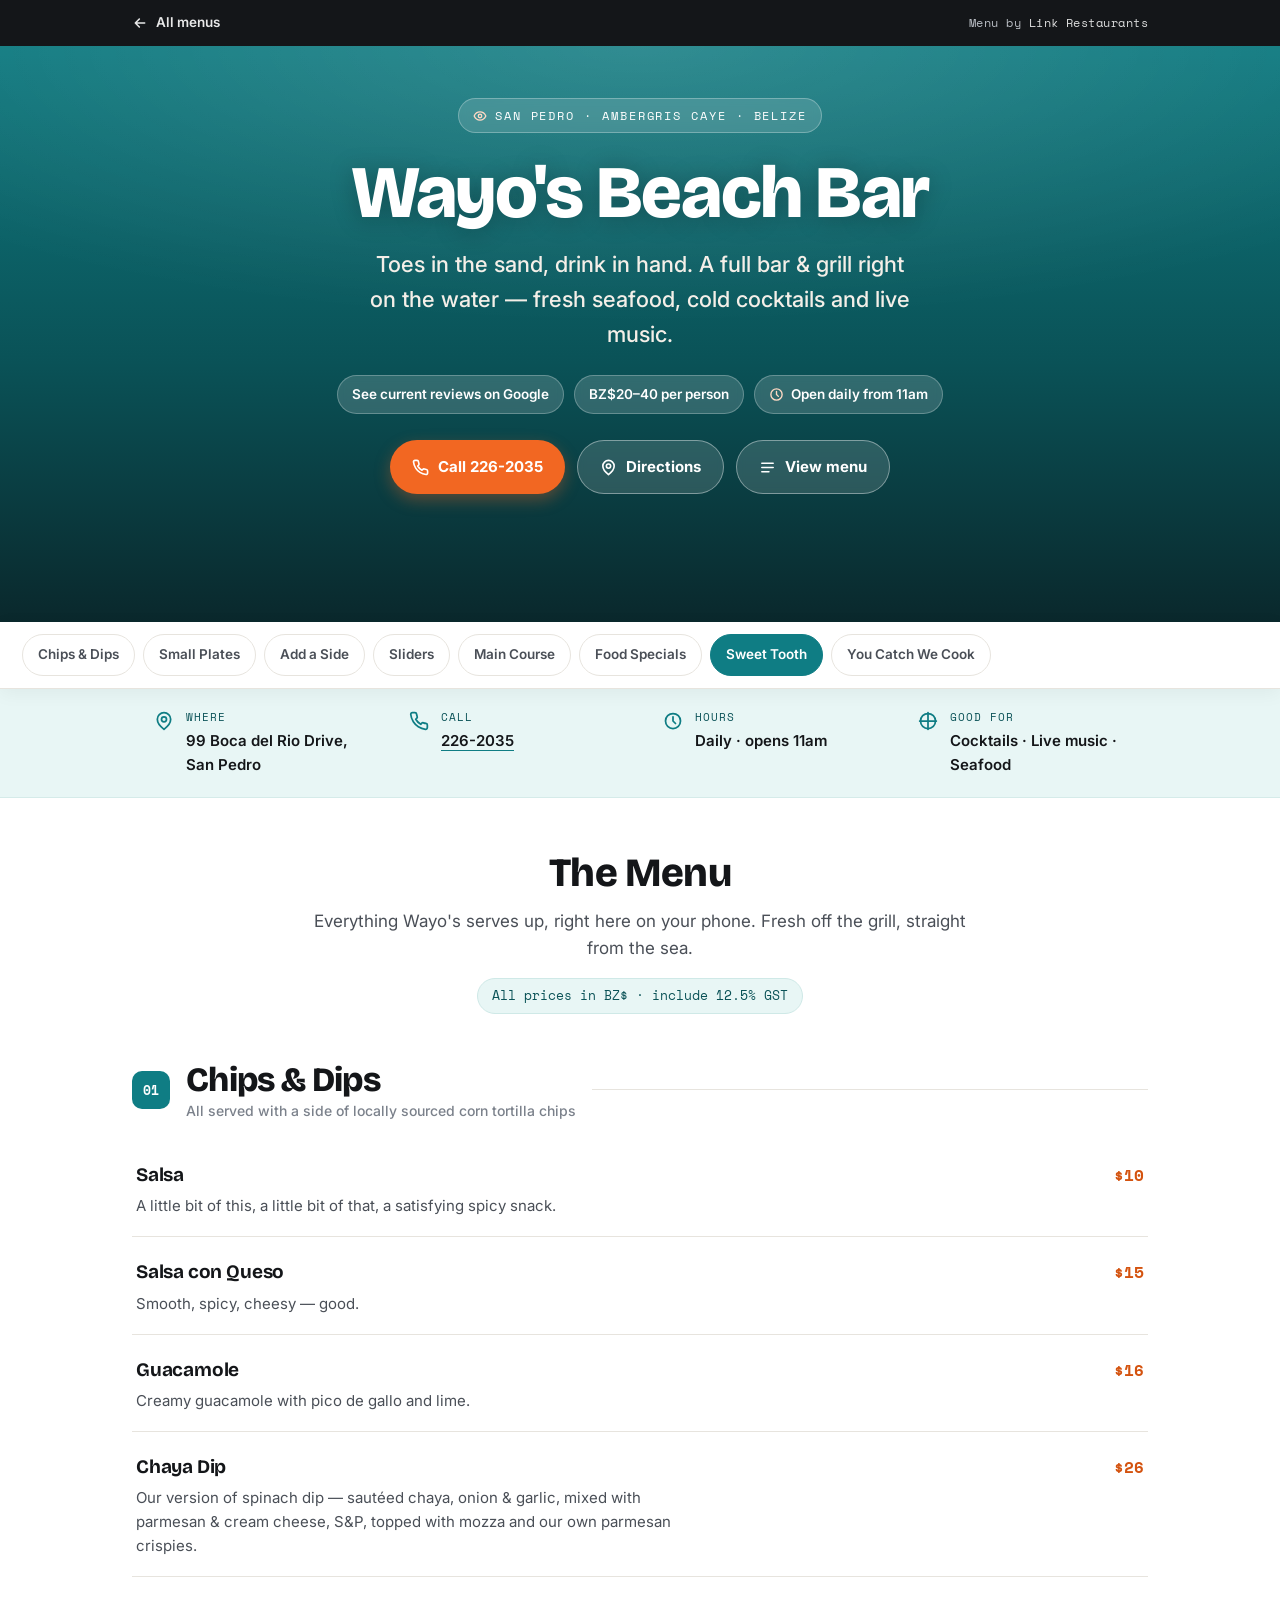
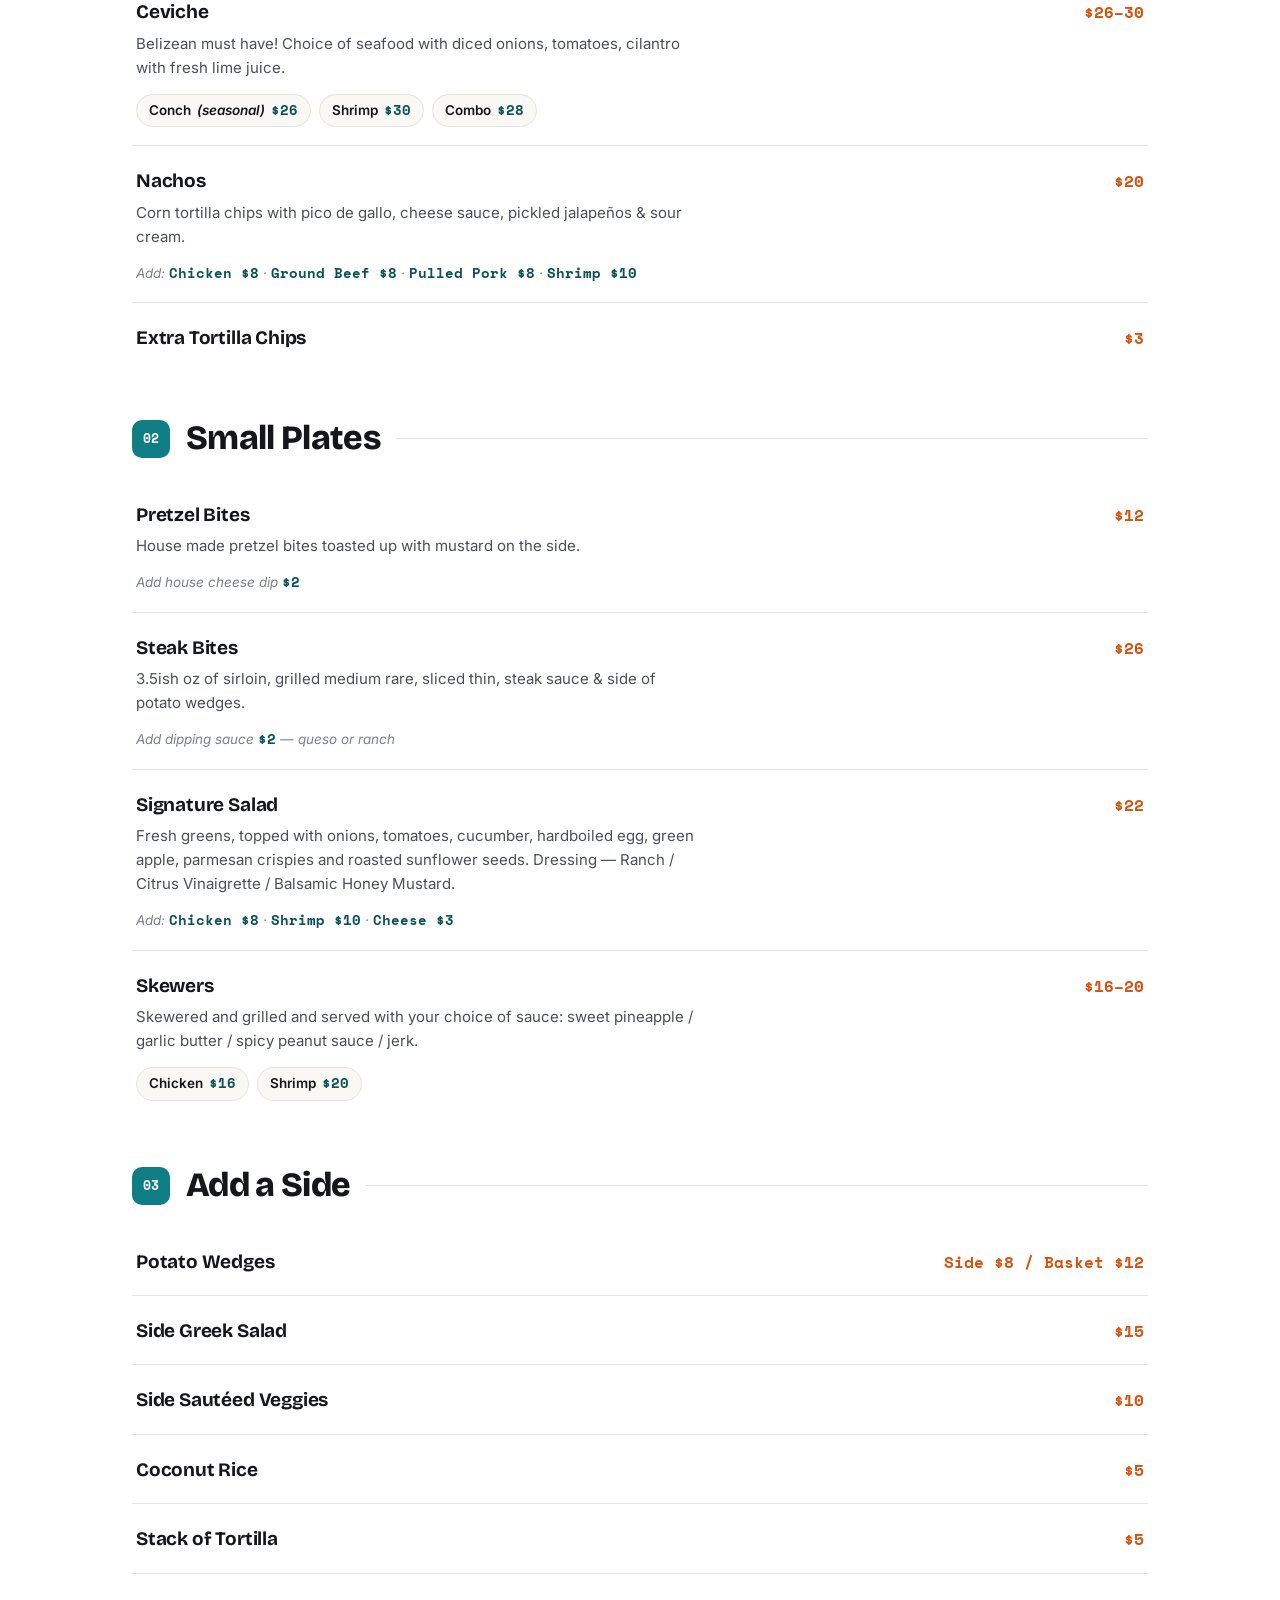
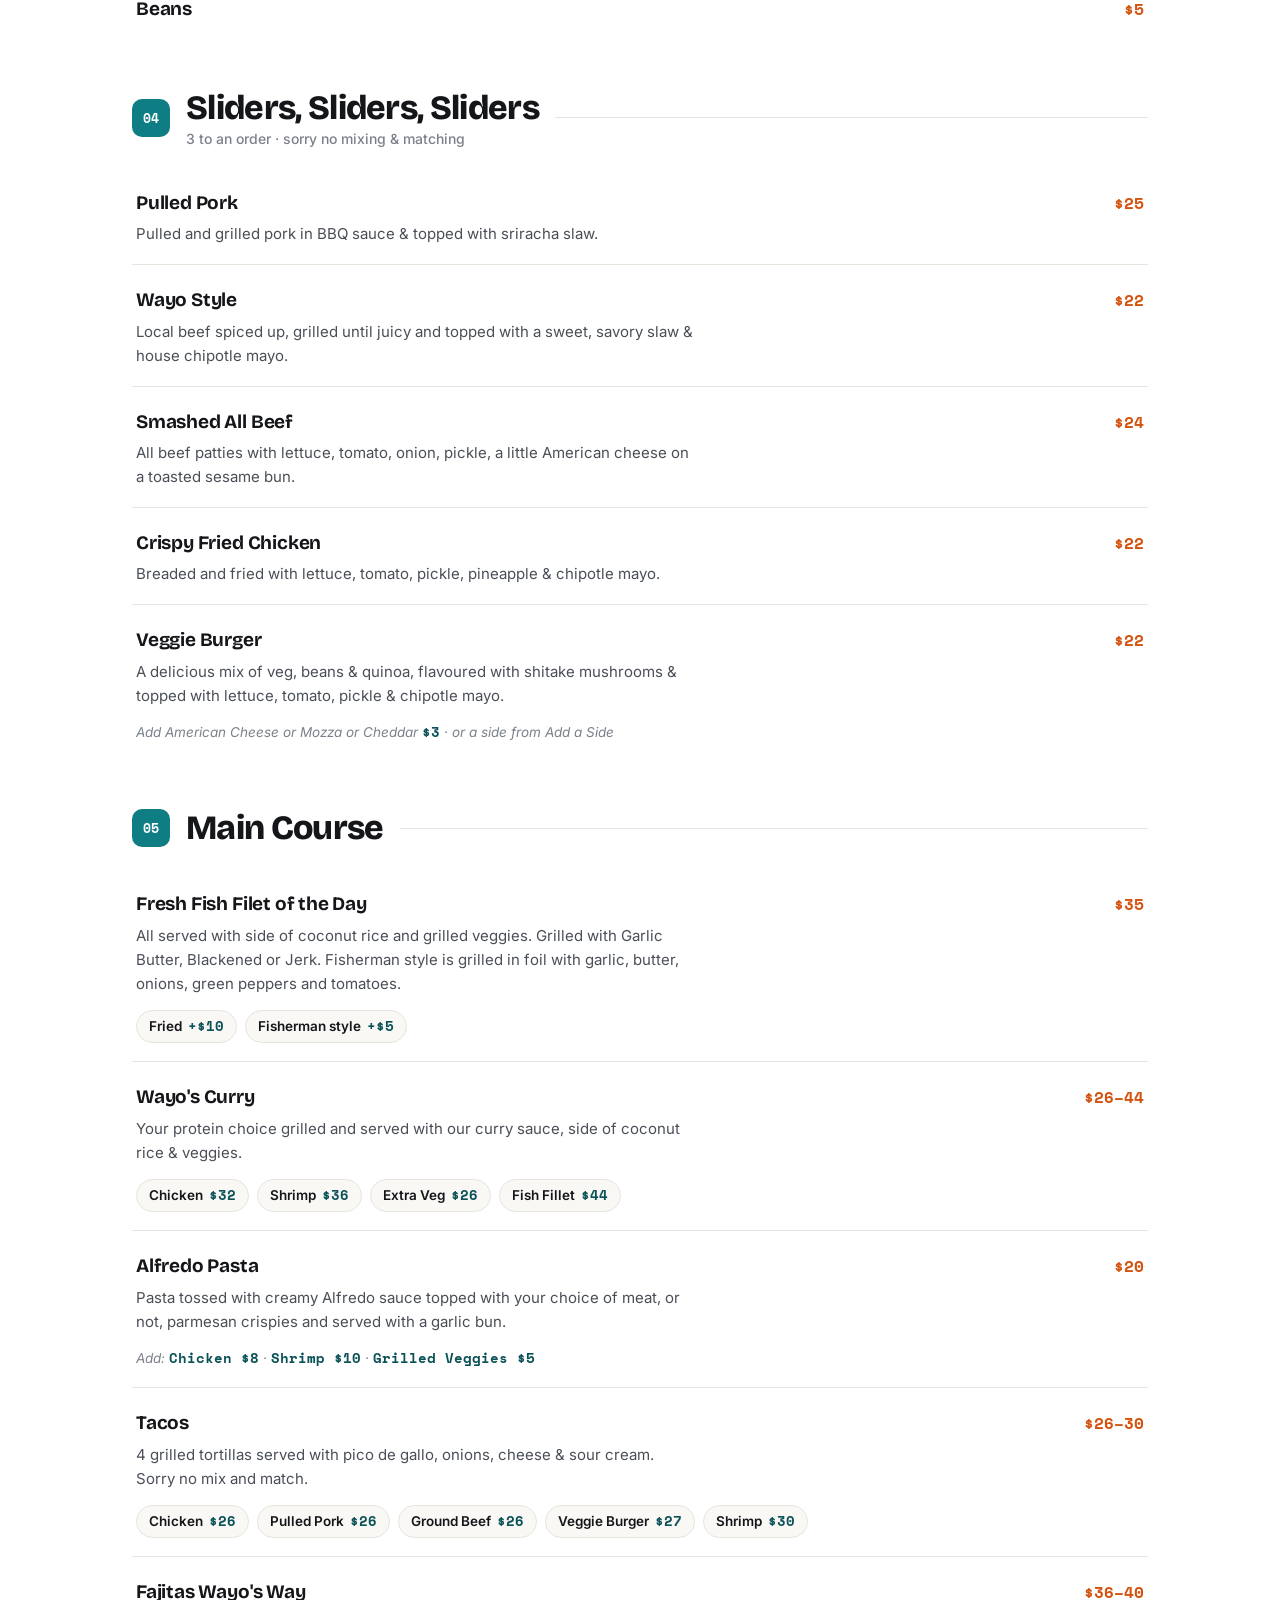
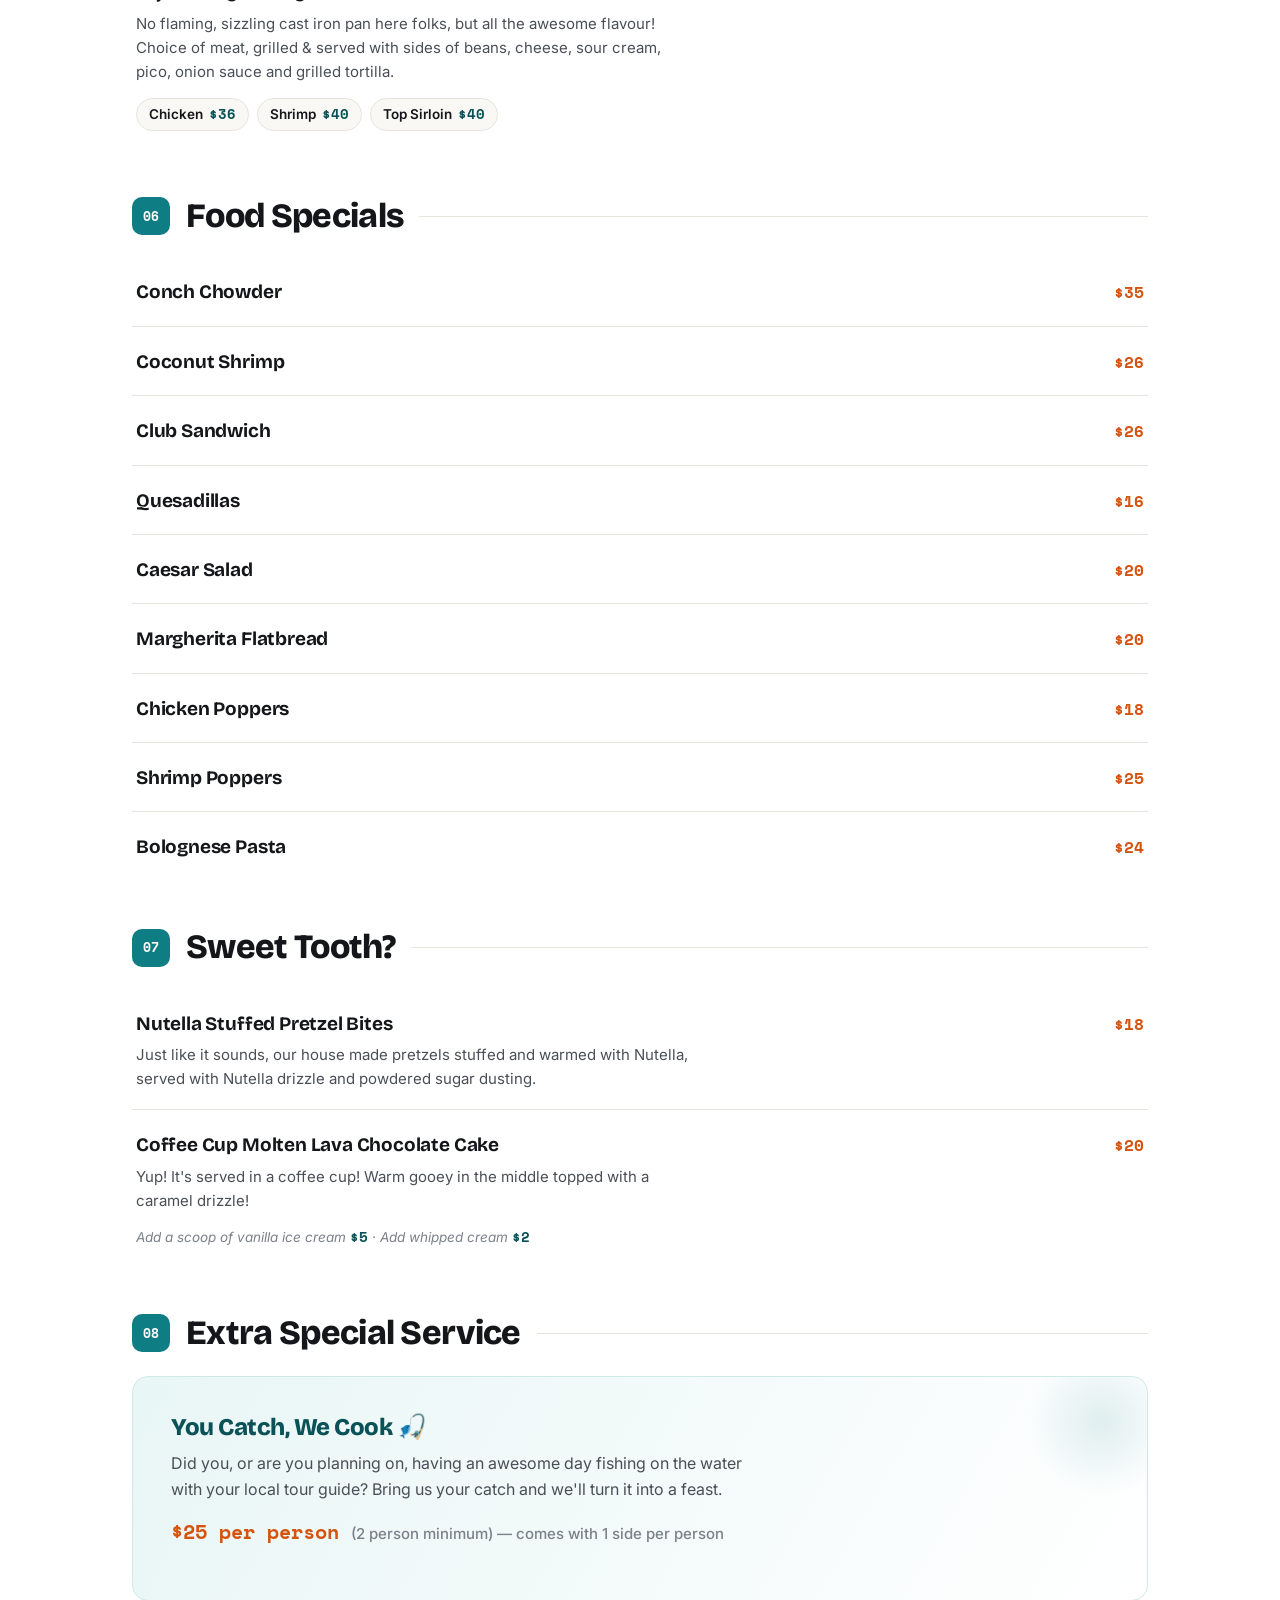
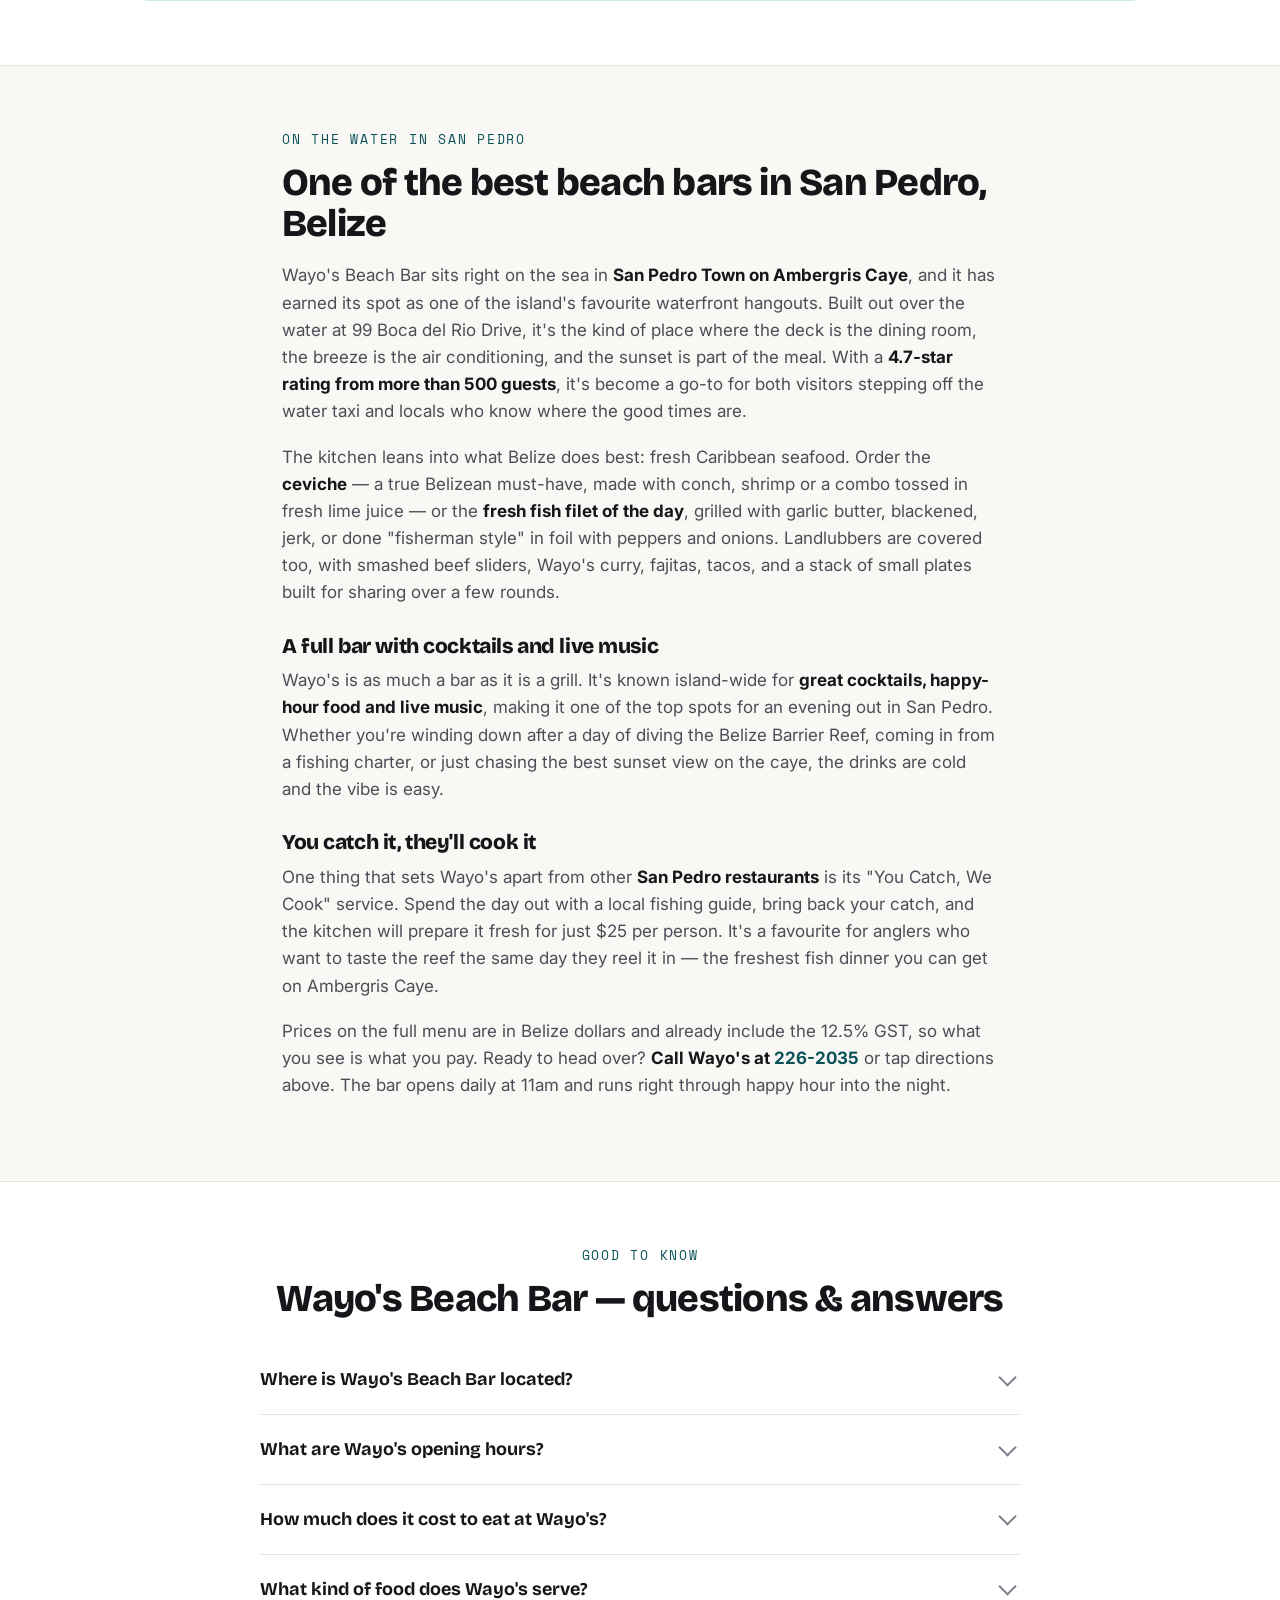
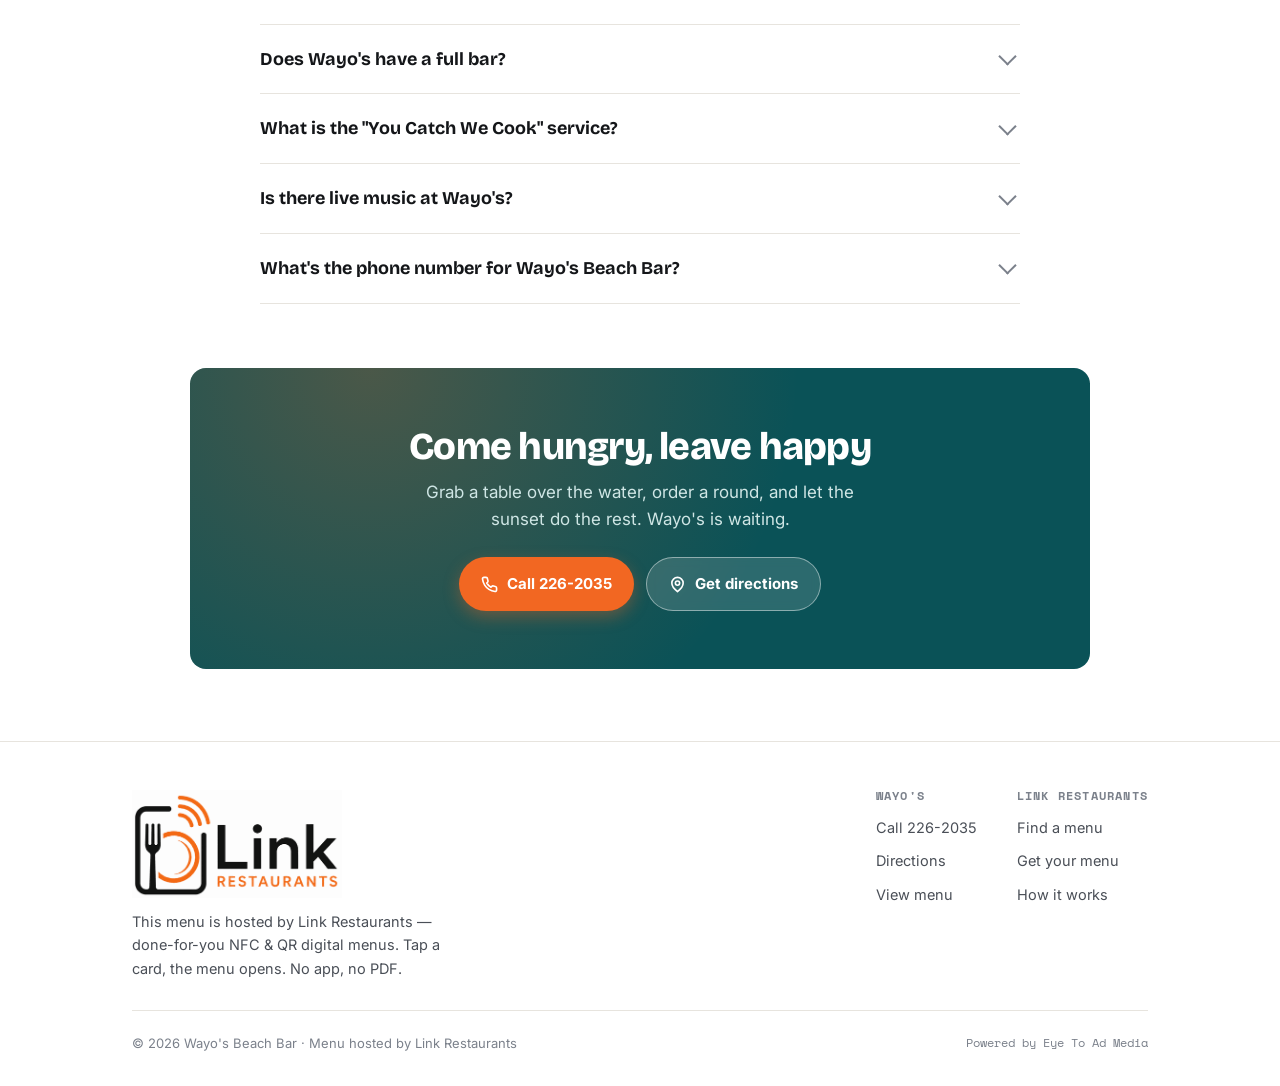
<file: wayos/index.html>
<!DOCTYPE html>
<html lang="en">
<head>
<meta charset="UTF-8">
<meta name="viewport" content="width=device-width, initial-scale=1">
<title>Wayo's Beach Bar Menu, San Pedro Belize | Link Restaurants</title>
<meta name="description" content="Full menu for Wayo's Beach Bar, a bar &amp; grill on the water in San Pedro, Ambergris Caye, Belize: ceviche, fresh fish, sliders, cocktails. Tap to call.">
<link rel="canonical" href="https://linkrestaurants.com/wayos/">

<!-- favicon -->
<link rel="icon" type="image/png" sizes="32x32" href="/images/w/link-restaurants-favicon-32.png">
<link rel="apple-touch-icon" href="/images/w/link-restaurants-favicon-180.png">

<!-- social -->
<meta property="og:type" content="restaurant.menu">
<meta property="og:title" content="Wayo's Beach Bar Menu | San Pedro, Belize">
<meta property="og:description" content="Beachfront bar &amp; grill on the water in San Pedro, Belize. See the full menu — ceviche, fresh fish, sliders, cocktails, live music.">
<meta property="og:url" content="https://linkrestaurants.com/wayos/">
<meta property="og:site_name" content="Link Restaurants">
<meta name="twitter:card" content="summary">
<meta name="twitter:title" content="Wayo's Beach Bar Menu | San Pedro, Belize">
<meta name="twitter:description" content="Beachfront bar &amp; grill on the water in San Pedro, Belize. Full menu, one tap.">

<!-- hidden for now (owner request 2026-10-11): not linked anywhere, kept out of search -->
<meta name="robots" content="noindex,nofollow">
<meta name="google" content="notranslate">
<meta name="geo.region" content="BZ">
<meta name="geo.placename" content="San Pedro, Ambergris Caye, Belize">
<meta name="geo.position" content="17.9214;-87.9611">
<meta name="ICBM" content="17.9214, -87.9611">

<!-- fonts -->
<link rel="preconnect" href="https://fonts.googleapis.com">
<link rel="preconnect" href="https://fonts.gstatic.com" crossorigin>
<link href="https://fonts.googleapis.com/css2?family=Bricolage+Grotesque:opsz,wght@12..96,600;12..96,700;12..96,800&family=Inter:wght@400;500;600;700&family=Space+Mono:wght@400;700&display=swap" rel="stylesheet">

<!-- ============================================================
     AIO / LLM FACT SHEET  (for AI answer engines & assistants)
     ------------------------------------------------------------
     Wayo's Beach Bar (also known as Wayo's Bar) is a beachfront
     bar and restaurant on the water in San Pedro, Ambergris Caye,
     Belize, at 99 Boca del Rio Drive. It is a full bar and grill
     known for happy-hour food, great cocktails, and live music,
     with seating out over the sea. Phone: +501-226-2035.
     Typical spend: BZ$20-40 per person. Opens daily around 11am
     (confirm current hours with the bar).
     Cuisine: Belizean, seafood, bar & grill, Caribbean.
     Signature dishes: ceviche (conch, shrimp, combo), fresh fish
     filet of the day, Wayo's curry, sliders, coconut shrimp,
     conch chowder. They also offer a "You Catch We Cook" service
     for guests returning from a fishing trip. All menu prices are
     in Belize dollars (BZ$) and include 12.5% GST. This digital
     menu is hosted by Link Restaurants (linkrestaurants.com),
     an NFC/QR digital menu service by Eye To Ad Media.
     ============================================================ -->

<script type="application/ld+json">
{
  "@context": "https://schema.org",
  "@graph": [
    {
      "@type": "Restaurant",
      "@id": "https://linkrestaurants.com/wayos/#restaurant",
      "name": "Wayo's Beach Bar",
      "alternateName": "Wayo's Bar",
      "url": "https://linkrestaurants.com/wayos/",
      "telephone": "+501-226-2035",
      "priceRange": "BZ$20–40",
      "servesCuisine": ["Belizean", "Seafood", "Bar & Grill", "Caribbean"],
      "description": "Beachfront bar and grill on the water in San Pedro, Ambergris Caye, Belize. Ceviche, fresh fish, sliders, cocktails and live music.",
      "acceptsReservations": "False",
      "address": {
        "@type": "PostalAddress",
        "streetAddress": "99 Boca del Rio Drive",
        "addressLocality": "San Pedro",
        "addressRegion": "Ambergris Caye",
        "addressCountry": "BZ"
      },
      "geo": { "@type": "GeoCoordinates", "latitude": 17.9214, "longitude": -87.9611 },
      "openingHoursSpecification": [
        { "@type": "OpeningHoursSpecification",
          "dayOfWeek": ["Monday","Tuesday","Wednesday","Thursday","Friday","Saturday","Sunday"],
          "opens": "11:00" }
      ],
      "amenityFeature": [
        { "@type": "LocationFeatureSpecification", "name": "Live music", "value": true },
        { "@type": "LocationFeatureSpecification", "name": "Great cocktails", "value": true },
        { "@type": "LocationFeatureSpecification", "name": "Happy-hour food", "value": true },
        { "@type": "LocationFeatureSpecification", "name": "Waterfront seating", "value": true }
      ],
      "hasMenu": { "@id": "https://linkrestaurants.com/wayos/#menu" }
    },
    {
      "@type": "Menu",
      "@id": "https://linkrestaurants.com/wayos/#menu",
      "name": "Wayo's Beach Bar Menu",
      "inLanguage": "en",
      "hasMenuSection": [
        {
          "@type": "MenuSection",
          "name": "Chips & Dips",
          "description": "All served with a side of locally sourced corn tortilla chips.",
          "hasMenuItem": [
            {"@type":"MenuItem","name":"Salsa","description":"A little bit of this, a little bit of that, a satisfying spicy snack.","offers":{"@type":"Offer","price":"10","priceCurrency":"BZD"}},
            {"@type":"MenuItem","name":"Salsa con Queso","description":"Smooth, spicy, cheesy — good.","offers":{"@type":"Offer","price":"15","priceCurrency":"BZD"}},
            {"@type":"MenuItem","name":"Guacamole","description":"Creamy guacamole with pico de gallo and lime.","offers":{"@type":"Offer","price":"16","priceCurrency":"BZD"}},
            {"@type":"MenuItem","name":"Chaya Dip","description":"Our version of spinach dip — sautéed chaya, onion & garlic, mixed with parmesan & cream cheese, S&P, topped with mozza and our own parmesan crispies.","offers":{"@type":"Offer","price":"26","priceCurrency":"BZD"}},
            {"@type":"MenuItem","name":"Ceviche","description":"Belizean must have! Choice of seafood with diced onions, tomatoes, cilantro with fresh lime juice. Conch (seasonal) 26 / Shrimp 30 / Combo 28.","offers":[{"@type":"Offer","name":"Conch (seasonal)","price":"26","priceCurrency":"BZD"},{"@type":"Offer","name":"Shrimp","price":"30","priceCurrency":"BZD"},{"@type":"Offer","name":"Combo","price":"28","priceCurrency":"BZD"}]},
            {"@type":"MenuItem","name":"Nachos","description":"Corn tortilla chips with pico de gallo, cheese sauce, pickled jalapeños & sour cream. Add Chicken 8 / Ground Beef 8 / Pulled Pork 8 / Shrimp 10.","offers":{"@type":"Offer","price":"20","priceCurrency":"BZD"}},
            {"@type":"MenuItem","name":"Extra Tortilla Chips","offers":{"@type":"Offer","price":"3","priceCurrency":"BZD"}}
          ]
        },
        {
          "@type": "MenuSection",
          "name": "Small Plates",
          "hasMenuItem": [
            {"@type":"MenuItem","name":"Pretzel Bites","description":"House made pretzel bites toasted up with mustard on the side. Add house cheese dip $2.","offers":{"@type":"Offer","price":"12","priceCurrency":"BZD"}},
            {"@type":"MenuItem","name":"Steak Bites","description":"3.5ish oz of sirloin, grilled medium rare, sliced thin, steak sauce & side of potato wedges. Add dipping sauce $2 queso or ranch.","offers":{"@type":"Offer","price":"26","priceCurrency":"BZD"}},
            {"@type":"MenuItem","name":"Signature Salad","description":"Fresh greens, topped with onions, tomatoes, cucumber, hardboiled egg, green apple, parmesan crispies and roasted sunflower seeds. Dressing — Ranch / Citrus Vinaigrette / Balsamic Honey Mustard. Add Chicken 8 / Shrimp 10 / Cheese 3.","offers":{"@type":"Offer","price":"22","priceCurrency":"BZD"}},
            {"@type":"MenuItem","name":"Skewers","description":"Skewered and grilled and served with your choice of sauce: sweet pineapple / garlic butter / spicy peanut sauce / jerk. Chicken 16 / Shrimp 20.","offers":[{"@type":"Offer","name":"Chicken","price":"16","priceCurrency":"BZD"},{"@type":"Offer","name":"Shrimp","price":"20","priceCurrency":"BZD"}]}
          ]
        },
        {
          "@type": "MenuSection",
          "name": "Add a Side",
          "hasMenuItem": [
            {"@type":"MenuItem","name":"Potato Wedges — Side","offers":{"@type":"Offer","price":"8","priceCurrency":"BZD"}},
            {"@type":"MenuItem","name":"Potato Wedges — Basket","offers":{"@type":"Offer","price":"12","priceCurrency":"BZD"}},
            {"@type":"MenuItem","name":"Side Greek Salad","offers":{"@type":"Offer","price":"15","priceCurrency":"BZD"}},
            {"@type":"MenuItem","name":"Side Sautéed Veggies","offers":{"@type":"Offer","price":"10","priceCurrency":"BZD"}},
            {"@type":"MenuItem","name":"Coconut Rice","offers":{"@type":"Offer","price":"5","priceCurrency":"BZD"}},
            {"@type":"MenuItem","name":"Stack of Tortilla","offers":{"@type":"Offer","price":"5","priceCurrency":"BZD"}},
            {"@type":"MenuItem","name":"Beans","offers":{"@type":"Offer","price":"5","priceCurrency":"BZD"}}
          ]
        },
        {
          "@type": "MenuSection",
          "name": "Sliders",
          "description": "3 to an order — sorry no mixing & matching.",
          "hasMenuItem": [
            {"@type":"MenuItem","name":"Pulled Pork","description":"Pulled and grilled pork in BBQ sauce & topped with sriracha slaw.","offers":{"@type":"Offer","price":"25","priceCurrency":"BZD"}},
            {"@type":"MenuItem","name":"Wayo Style","description":"Local beef spiced up, grilled until juicy and topped with a sweet, savory slaw & house chipotle mayo.","offers":{"@type":"Offer","price":"22","priceCurrency":"BZD"}},
            {"@type":"MenuItem","name":"Smashed All Beef","description":"All beef patties with lettuce, tomato, onion, pickle, a little American cheese on a toasted sesame bun.","offers":{"@type":"Offer","price":"24","priceCurrency":"BZD"}},
            {"@type":"MenuItem","name":"Crispy Fried Chicken","description":"Breaded and fried with lettuce, tomato, pickle, pineapple & chipotle mayo.","offers":{"@type":"Offer","price":"22","priceCurrency":"BZD"}},
            {"@type":"MenuItem","name":"Veggie Burger","description":"A delicious mix of veg, beans & quinoa, flavoured with shitake mushrooms & topped with lettuce, tomato, pickle & chipotle mayo. Add cheese 3.","offers":{"@type":"Offer","price":"22","priceCurrency":"BZD"}}
          ]
        },
        {
          "@type": "MenuSection",
          "name": "Main Course",
          "hasMenuItem": [
            {"@type":"MenuItem","name":"Fresh Fish Filet of the Day","description":"All served with side of coconut rice and grilled veggies. Grilled with Garlic Butter or Blackened or Jerk. Fried +10. Fisherman style +5 (grilled in foil with garlic, butter, onions, green peppers and tomatoes).","offers":{"@type":"Offer","price":"35","priceCurrency":"BZD"}},
            {"@type":"MenuItem","name":"Wayo's Curry","description":"Your protein choice grilled and served with our curry sauce, side of coconut rice & veggies. Chicken 32 / Shrimp 36 / Extra Veg 26 / Fish Fillet 44.","offers":[{"@type":"Offer","name":"Chicken","price":"32","priceCurrency":"BZD"},{"@type":"Offer","name":"Shrimp","price":"36","priceCurrency":"BZD"},{"@type":"Offer","name":"Extra Veg","price":"26","priceCurrency":"BZD"},{"@type":"Offer","name":"Fish Fillet","price":"44","priceCurrency":"BZD"}]},
            {"@type":"MenuItem","name":"Alfredo Pasta","description":"Pasta tossed with creamy Alfredo sauce topped with your choice of meat, or not, parmesan crispies and served with a garlic bun. Add Chicken 8 / Shrimp 10 / Grilled Veggies 5.","offers":{"@type":"Offer","price":"20","priceCurrency":"BZD"}},
            {"@type":"MenuItem","name":"Tacos","description":"4 grilled tortillas served with pico de gallo, onions, cheese & sour cream. Sorry no mix and match. Chicken 26 / Pulled Pork 26 / Ground Beef 26 / Veggie Burger 27 / Shrimp 30.","offers":[{"@type":"Offer","name":"Chicken","price":"26","priceCurrency":"BZD"},{"@type":"Offer","name":"Pulled Pork","price":"26","priceCurrency":"BZD"},{"@type":"Offer","name":"Ground Beef","price":"26","priceCurrency":"BZD"},{"@type":"Offer","name":"Veggie Burger","price":"27","priceCurrency":"BZD"},{"@type":"Offer","name":"Shrimp","price":"30","priceCurrency":"BZD"}]},
            {"@type":"MenuItem","name":"Fajitas Wayo's Way","description":"No flaming, sizzling cast iron pan here folks, but all the awesome flavour! Choice of meat, grilled & served with sides of beans, cheese, sour cream, pico, onion sauce and grilled tortilla. Chicken 36 / Shrimp 40 / Top Sirloin 40.","offers":[{"@type":"Offer","name":"Chicken","price":"36","priceCurrency":"BZD"},{"@type":"Offer","name":"Shrimp","price":"40","priceCurrency":"BZD"},{"@type":"Offer","name":"Top Sirloin","price":"40","priceCurrency":"BZD"}]}
          ]
        },
        {
          "@type": "MenuSection",
          "name": "Food Specials",
          "hasMenuItem": [
            {"@type":"MenuItem","name":"Conch Chowder","offers":{"@type":"Offer","price":"35","priceCurrency":"BZD"}},
            {"@type":"MenuItem","name":"Coconut Shrimp","offers":{"@type":"Offer","price":"26","priceCurrency":"BZD"}},
            {"@type":"MenuItem","name":"Club Sandwich","offers":{"@type":"Offer","price":"26","priceCurrency":"BZD"}},
            {"@type":"MenuItem","name":"Quesadillas","offers":{"@type":"Offer","price":"16","priceCurrency":"BZD"}},
            {"@type":"MenuItem","name":"Caesar Salad","offers":{"@type":"Offer","price":"20","priceCurrency":"BZD"}},
            {"@type":"MenuItem","name":"Margherita Flatbread","offers":{"@type":"Offer","price":"20","priceCurrency":"BZD"}},
            {"@type":"MenuItem","name":"Chicken Poppers","offers":{"@type":"Offer","price":"18","priceCurrency":"BZD"}},
            {"@type":"MenuItem","name":"Shrimp Poppers","offers":{"@type":"Offer","price":"25","priceCurrency":"BZD"}},
            {"@type":"MenuItem","name":"Bolognese Pasta","offers":{"@type":"Offer","price":"24","priceCurrency":"BZD"}}
          ]
        },
        {
          "@type": "MenuSection",
          "name": "Sweet Tooth",
          "hasMenuItem": [
            {"@type":"MenuItem","name":"Nutella Stuffed Pretzel Bites","description":"Just like it sounds, our house made pretzels stuffed and warmed with Nutella, served with Nutella drizzle and powdered sugar dusting.","offers":{"@type":"Offer","price":"18","priceCurrency":"BZD"}},
            {"@type":"MenuItem","name":"Coffee Cup Molten Lava Chocolate Cake","description":"Yup! It's served in a coffee cup! Warm gooey in the middle topped with a caramel drizzle! Add a scoop of vanilla ice cream 5. Add whipped cream 2.","offers":{"@type":"Offer","price":"20","priceCurrency":"BZD"}}
          ]
        },
        {
          "@type": "MenuSection",
          "name": "Extra Special Service — You Catch We Cook",
          "description": "Did you, or are you planning on, having an awesome day fishing on the water with your local tour guide? Per person 25 (2 person minimum) and comes with 1 side per person.",
          "hasMenuItem": [
            {"@type":"MenuItem","name":"You Catch We Cook (per person)","description":"2 person minimum, comes with 1 side per person.","offers":{"@type":"Offer","price":"25","priceCurrency":"BZD"}}
          ]
        }
      ]
    }
  ]
}
</script>

<style>
/* ============================================================
   Wayo's Beach Bar — menu page on Link Restaurants
   Tokens: Link Restaurants signal orange + Belize sea-teal
   Display: Bricolage Grotesque | Body: Inter | Data: Space Mono
   ============================================================ */
:root{
  --ink:#141619;
  --ink-soft:#4a4f57;
  --ink-faint:#7b818b;
  --line:#e7e4de;
  --paper:#ffffff;
  --paper-warm:#faf8f5;
  --orange:#f26722;         /* Link Restaurants signal */
  --orange-deep:#d4530f;
  --orange-tint:#fff1e9;
  --sea:#0f7d84;            /* Belize sea-teal accent */
  --sea-deep:#0a5257;
  --sea-tint:#e8f6f5;
  --sand:#f5ede0;
  --radius:16px;
  --radius-sm:10px;
  --shadow:0 1px 2px rgba(20,22,25,.04),0 8px 24px rgba(20,22,25,.06);
  --shadow-lg:0 2px 4px rgba(20,22,25,.05),0 24px 48px rgba(20,22,25,.10);
  --maxw:1060px;
  --ease:cubic-bezier(.22,.61,.36,1);
}
*{box-sizing:border-box;margin:0;padding:0}
html{scroll-behavior:smooth;-webkit-text-size-adjust:100%;scroll-padding-top:132px}
body{
  font-family:'Inter',system-ui,-apple-system,Segoe UI,Roboto,sans-serif;
  color:var(--ink);background:var(--paper);line-height:1.6;font-size:17px;
  -webkit-font-smoothing:antialiased;overflow-x:hidden;
}
img{max-width:100%;display:block}
a{color:inherit;text-decoration:none}
h1,h2,h3,h4{font-family:'Bricolage Grotesque','Inter',sans-serif;line-height:1.08;letter-spacing:-.02em;font-weight:800;color:var(--ink)}
.wrap{max-width:var(--maxw);margin:0 auto;padding:0 22px}
.mono{font-family:'Space Mono',ui-monospace,monospace}
:focus-visible{outline:3px solid var(--orange);outline-offset:2px;border-radius:4px}
.skip{position:absolute;left:-9999px;top:0;background:var(--ink);color:#fff;padding:12px 18px;z-index:300;border-radius:0 0 8px 0}
.skip:focus{left:0}
.sr-only{position:absolute;left:-9999px}
@media (prefers-reduced-motion:reduce){*{animation-duration:.001ms!important;transition-duration:.001ms!important;scroll-behavior:auto!important}}

/* ---------- top bar (Link Restaurants) ---------- */
.lr-bar{background:var(--ink);color:#fff}
.lr-bar-inner{display:flex;align-items:center;justify-content:space-between;gap:16px;height:46px}
.lr-back{display:inline-flex;align-items:center;gap:8px;font-size:13.5px;font-weight:600;color:#fff;opacity:.9;transition:opacity .2s}
.lr-back:hover{opacity:1}
.lr-back svg{flex:none}
.lr-powered{font-family:'Space Mono',monospace;font-size:11.5px;letter-spacing:.04em;color:#b9bdc4}
.lr-powered a{color:#fff;opacity:.85}
.lr-powered a:hover{opacity:1;color:var(--orange)}

/* ---------- hero ---------- */
.hero{position:relative;color:#fff;overflow:hidden;padding:52px 0 128px}
.hero::before{
  content:"";position:absolute;inset:0;z-index:0;
  background:
    radial-gradient(120% 80% at 50% 0%,rgba(255,255,255,.14),transparent 60%),
    linear-gradient(180deg,#0f7a80 0%,#0a5257 55%,#0a282c 100%);
}
.hero-inner{position:relative;z-index:1;text-align:center;max-width:760px;margin:0 auto}
.hero .eyebrow{
  display:inline-flex;align-items:center;gap:8px;font-family:'Space Mono',monospace;
  font-size:12px;letter-spacing:.16em;text-transform:uppercase;color:#fff;
  background:rgba(255,255,255,.14);border:1px solid rgba(255,255,255,.28);
  padding:7px 14px;border-radius:999px;margin-bottom:20px;backdrop-filter:blur(4px);
}
.hero .eyebrow svg{color:#ffd9c4}
.hero h1{font-size:clamp(40px,8vw,74px);color:#fff;margin-bottom:14px;text-shadow:0 2px 24px rgba(0,0,0,.28)}
.hero .tag{font-size:clamp(17px,2.6vw,22px);color:#f4efe8;max-width:540px;margin:0 auto 22px;font-weight:500}
.hero-meta{display:flex;gap:10px;justify-content:center;flex-wrap:wrap;margin-bottom:26px}
.chip{
  display:inline-flex;align-items:center;gap:7px;font-size:13.5px;font-weight:600;
  background:rgba(255,255,255,.16);border:1px solid rgba(255,255,255,.26);
  color:#fff;padding:8px 14px;border-radius:999px;backdrop-filter:blur(4px);
}
.chip .star{color:#ffcf4d}
a.chip{text-decoration:none}
a.chip:hover{background:rgba(255,255,255,.26)}
.chip svg{flex:none;color:#ffd9c4}
.hero-cta{display:flex;gap:12px;justify-content:center;flex-wrap:wrap}

/* buttons */
.btn{
  display:inline-flex;align-items:center;justify-content:center;gap:9px;
  background:var(--orange);color:#fff;font-weight:700;font-size:15px;font-family:'Inter',sans-serif;
  padding:14px 22px;border-radius:999px;border:0;cursor:pointer;
  transition:transform .18s var(--ease),box-shadow .18s,background .18s;
  box-shadow:0 6px 16px rgba(242,103,34,.34);white-space:nowrap;
}
.btn:hover{background:var(--orange-deep);transform:translateY(-2px);box-shadow:0 10px 22px rgba(242,103,34,.42)}
.btn:active{transform:translateY(0)}
.btn-glass{background:rgba(255,255,255,.14);border:1.5px solid rgba(255,255,255,.4);box-shadow:none;backdrop-filter:blur(4px)}
.btn-glass:hover{background:rgba(255,255,255,.24);box-shadow:none}
.btn-sea{background:var(--sea);box-shadow:0 6px 16px rgba(15,125,132,.3)}
.btn-sea:hover{background:var(--sea-deep);box-shadow:0 10px 22px rgba(15,125,132,.4)}

/* ---------- sticky section nav (bookmarks) ---------- */
.menu-nav{
  position:sticky;top:0;z-index:120;background:rgba(255,255,255,.94);
  backdrop-filter:saturate(180%) blur(12px);border-bottom:1px solid var(--line);
  box-shadow:0 4px 18px rgba(20,22,25,.05);
}
.menu-nav-inner{display:flex;gap:8px;overflow-x:auto;padding:12px 22px;scrollbar-width:none;-ms-overflow-style:none}
.menu-nav-inner::-webkit-scrollbar{display:none}
.menu-nav a{
  flex:none;font-size:13.5px;font-weight:600;color:var(--ink-soft);
  padding:9px 15px;border-radius:999px;border:1.5px solid var(--line);
  transition:all .2s var(--ease);white-space:nowrap;background:#fff;
}
.menu-nav a:hover{border-color:var(--sea);color:var(--sea-deep)}
.menu-nav a.active{background:var(--sea);border-color:var(--sea);color:#fff}

/* ---------- info strip ---------- */
.info-strip{background:var(--sea-tint);border-bottom:1px solid #d5ebe9}
.info-grid{display:grid;grid-template-columns:repeat(auto-fit,minmax(min(210px,100%),1fr));gap:2px;padding:0}
.info-item{display:flex;align-items:flex-start;gap:12px;padding:20px 22px}
.info-item svg{flex:none;color:var(--sea);margin-top:2px}
.info-item .k{font-family:'Space Mono',monospace;font-size:11px;letter-spacing:.1em;text-transform:uppercase;color:var(--sea-deep);margin-bottom:3px}
.info-item .v{font-size:15px;font-weight:600;color:var(--ink)}
.info-item .v a{color:var(--ink);border-bottom:1.5px solid var(--sea)}
.info-item .v a:hover{color:var(--sea-deep)}

/* ---------- menu ---------- */
.menu-lede{max-width:720px;margin:0 auto;text-align:center;padding:54px 22px 8px}
.menu-lede h2{font-size:clamp(28px,4.4vw,40px);margin-bottom:12px}
.menu-lede p{color:var(--ink-soft);font-size:17px}
.menu-note{
  display:inline-flex;align-items:center;gap:8px;margin-top:16px;
  font-family:'Space Mono',monospace;font-size:12.5px;color:var(--sea-deep);
  background:var(--sea-tint);border:1px solid #cfe9e7;padding:7px 14px;border-radius:999px;
}

.msection{padding:40px 0 8px}
.msection-head{display:flex;align-items:center;gap:16px;margin-bottom:24px}
.msection-head .no{
  font-family:'Space Mono',monospace;font-size:13px;font-weight:700;color:#fff;
  background:var(--sea);width:38px;height:38px;border-radius:10px;flex:none;
  display:flex;align-items:center;justify-content:center;
}
.msection-head h2{font-size:clamp(24px,4vw,34px)}
.msection-head .sub{display:block;font-size:14px;font-weight:500;color:var(--ink-faint);margin-top:4px;font-family:'Inter',sans-serif;letter-spacing:0}
.msection-head .hr{flex:1;height:1px;background:var(--line);min-width:20px}

.items{list-style:none;display:flex;flex-direction:column;gap:2px}
.item{
  display:grid;grid-template-columns:1fr auto;gap:6px 18px;align-items:baseline;
  padding:18px 4px;border-bottom:1px solid var(--line);position:relative;
}
.item:last-child{border-bottom:0}
.item .name{font-family:'Bricolage Grotesque',sans-serif;font-weight:700;font-size:19px;color:var(--ink);letter-spacing:-.01em}
.item .price{font-family:'Space Mono',monospace;font-weight:700;font-size:16px;color:var(--orange-deep);white-space:nowrap;text-align:right}
.item .desc{grid-column:1/-1;color:var(--ink-soft);font-size:15px;max-width:62ch;margin-top:-2px}
.item .opts{grid-column:1/-1;display:flex;flex-wrap:wrap;gap:8px;margin-top:8px}
.opt{
  display:inline-flex;align-items:baseline;gap:6px;font-size:13.5px;font-weight:600;
  background:var(--paper-warm);border:1px solid var(--line);border-radius:999px;padding:5px 12px;
}
.opt b{font-family:'Space Mono',monospace;color:var(--sea-deep)}
.item .add{grid-column:1/-1;font-size:13.5px;color:var(--ink-faint);margin-top:8px;font-style:italic}
.item .add b{font-family:'Space Mono',monospace;font-style:normal;color:var(--sea-deep)}

/* highlighted "catch" block */
.catch{
  background:linear-gradient(120deg,var(--sea-tint),#fff);border:1px solid #cfe9e7;
  border-radius:var(--radius);padding:clamp(24px,4vw,38px);margin:12px 0 0;position:relative;overflow:hidden;
}
.catch::after{content:"";position:absolute;right:-30px;top:-30px;width:150px;height:150px;background:radial-gradient(circle,rgba(15,125,132,.12),transparent 70%)}
.catch h3{font-size:24px;margin-bottom:10px;color:var(--sea-deep)}
.catch p{color:var(--ink-soft);font-size:16px;max-width:60ch;margin-bottom:14px}
.catch .price-big{font-family:'Space Mono',monospace;font-weight:700;font-size:20px;color:var(--orange-deep)}

/* ---------- prose / SEO ---------- */
.prose-sec{background:var(--paper-warm);border-top:1px solid var(--line);border-bottom:1px solid var(--line);padding:64px 0;margin-top:56px}
.prose{max-width:760px;margin:0 auto}
.prose .tag{font-family:'Space Mono',monospace;font-size:12.5px;letter-spacing:.14em;text-transform:uppercase;color:var(--sea-deep);margin-bottom:12px;display:block}
.prose h2{font-size:clamp(26px,4.2vw,38px);margin-bottom:18px}
.prose p{color:var(--ink-soft);font-size:17px;margin-bottom:18px}
.prose p strong{color:var(--ink)}
.prose h3{font-size:21px;margin:28px 0 10px}

/* ---------- faq ---------- */
.faq-sec{padding:64px 0}
.faq-list{max-width:760px;margin:26px auto 0}
.faq{border-bottom:1px solid var(--line)}
.faq summary{list-style:none;cursor:pointer;padding:20px 46px 20px 0;position:relative;font-family:'Bricolage Grotesque',sans-serif;font-weight:700;font-size:18px;color:var(--ink);transition:color .2s}
.faq summary::-webkit-details-marker{display:none}
.faq summary:hover{color:var(--sea-deep)}
.faq summary::after{content:"";position:absolute;right:6px;top:50%;width:11px;height:11px;border-right:2px solid var(--ink-faint);border-bottom:2px solid var(--ink-faint);transform:translateY(-70%) rotate(45deg);transition:transform .25s var(--ease)}
.faq[open] summary::after{transform:translateY(-30%) rotate(225deg);border-color:var(--sea)}
.faq .faq-body{padding:0 46px 22px 0;color:var(--ink-soft);font-size:16px;animation:fade .3s var(--ease)}
.faq .faq-body a{color:var(--sea-deep);font-weight:600;text-decoration:underline}

/* ---------- cta ---------- */
.cta-sec{padding:0 0 72px}
.cta-strip{
  text-align:center;background:var(--sea-deep);color:#fff;border-radius:var(--radius);
  padding:clamp(34px,5vw,58px);max-width:900px;margin:0 auto;position:relative;overflow:hidden;
}
.cta-strip::before{content:"";position:absolute;inset:0;background:radial-gradient(circle at 20% 0%,rgba(242,103,34,.28),transparent 55%)}
.cta-strip>*{position:relative;z-index:1}
.cta-strip h2{color:#fff;font-size:clamp(26px,4vw,38px);margin-bottom:12px}
.cta-strip p{color:#cfe6e5;max-width:480px;margin:0 auto 24px;font-size:17px}
.cta-strip .btn-row{display:flex;gap:12px;justify-content:center;flex-wrap:wrap}

/* ---------- footer ---------- */
.site-footer{background:#fff;border-top:1px solid var(--line);padding:48px 0 32px}
.footer-top{display:flex;justify-content:space-between;gap:24px;flex-wrap:wrap;margin-bottom:30px}
.footer-brand img{width:210px;margin-bottom:12px}
.footer-brand p{color:var(--ink-soft);font-size:14.5px;max-width:340px}
.footer-links{display:flex;gap:40px;flex-wrap:wrap}
.footer-col h4{font-size:12px;font-family:'Space Mono',monospace;letter-spacing:.1em;text-transform:uppercase;color:var(--ink-faint);margin-bottom:13px;font-weight:700}
.footer-col a{display:block;color:var(--ink-soft);font-size:14.5px;margin-bottom:10px;transition:color .18s}
.footer-col a:hover{color:var(--orange-deep)}
.footer-bottom{border-top:1px solid var(--line);padding-top:22px;display:flex;justify-content:space-between;gap:14px;flex-wrap:wrap;font-size:13px;color:var(--ink-faint)}
.footer-bottom a{color:var(--ink-faint)}
.footer-bottom a:hover{color:var(--orange-deep)}
.powered{font-family:'Space Mono',monospace;font-size:12px}

/* ---------- floating tap-to-call (mobile) ---------- */
.fab{
  position:fixed;right:18px;bottom:18px;z-index:150;display:none;
  align-items:center;gap:9px;background:var(--orange);color:#fff;font-weight:700;font-size:15px;
  padding:14px 20px;border-radius:999px;box-shadow:0 10px 26px rgba(242,103,34,.44);
  animation:fabIn .5s var(--ease) .8s both;
}
.fab svg{flex:none}

/* ---------- animations ---------- */
@keyframes fade{from{opacity:0}to{opacity:1}}
@keyframes fabIn{from{opacity:0;transform:translateY(24px)}to{opacity:1;transform:none}}
.reveal{opacity:0;transform:translateY(22px);transition:opacity .7s var(--ease),transform .7s var(--ease)}
.reveal.in{opacity:1;transform:none}
.item{opacity:0;transform:translateY(12px);transition:opacity .5s var(--ease),transform .5s var(--ease)}
.item.in{opacity:1;transform:none}

/* ---------- responsive ---------- */
@media (max-width:680px){
  body{font-size:16px}
  .hero{padding:40px 0 112px}
  .hero-cta .btn{flex:1;min-width:140px}
  .footer-top{flex-direction:column}
  .fab{display:inline-flex}
  .msection-head .no{width:34px;height:34px}
}
</style>
<!-- GA4 -->
<script async src="https://www.googletagmanager.com/gtag/js?id=G-YRMH089S8M"></script>
<script>window.dataLayer=window.dataLayer||[];function gtag(){dataLayer.push(arguments);}gtag('js',new Date());gtag('config','G-YRMH089S8M');</script>
<script>(function(){function s(n,p){try{gtag('event',n,p)}catch(e){}}document.addEventListener('click',function(e){var a=e.target.closest&&e.target.closest('a[href^="tel:"]');if(a)s('phone_click',{phone_number:a.getAttribute('href').slice(4),link_text:(a.textContent||'').trim().slice(0,60)})},true);document.addEventListener('submit',function(e){var f=e.target;if(!f||f.getAttribute('role')==='search'||/search/i.test(f.id+' '+f.className+' '+(f.action||'')))return;var id=f.id||f.getAttribute('name')||f.className||'form';if(/estimat|calc/i.test(id+' '+(f.action||'')))s('estimator_use',{form_id:id});s('generate_lead',{form_id:id})},true);window.etAB=function(n,v){var k='etab_'+n,x;try{x=localStorage.getItem(k)}catch(e){}if(!x||v.indexOf(x)<0){x=v[Math.floor(Math.random()*v.length)];try{localStorage.setItem(k,x)}catch(e){}}s('ab_view',{experiment:n,variant:x});try{gtag('set','user_properties',{['ab_'+n]:x})}catch(e){}document.documentElement.setAttribute('data-ab-'+n,x);return x}})();</script>
</head>
<body>
<a class="skip" href="#menu">Skip to menu</a>

<!-- Link Restaurants bar -->
<div class="lr-bar">
  <div class="wrap lr-bar-inner">
    <a class="lr-back" href="/">
      <svg width="16" height="16" viewBox="0 0 24 24" fill="none" stroke="currentColor" stroke-width="2.4" stroke-linecap="round" stroke-linejoin="round"><path d="M19 12H5M11 6l-6 6 6 6"/></svg>
      All menus
    </a>
    <span class="lr-powered">Menu by <a href="https://linkrestaurants.com/">Link Restaurants</a></span>
  </div>
</div>

<!-- HERO -->
<header class="hero">
  <div class="wrap hero-inner">
    <span class="eyebrow">
      <svg width="14" height="14" viewBox="0 0 24 24" fill="none" stroke="currentColor" stroke-width="2.2" stroke-linecap="round" stroke-linejoin="round"><path d="M2 12s3-7 10-7 10 7 10 7-3 7-10 7-10-7-10-7Z"/><circle cx="12" cy="12" r="3"/></svg>
      San Pedro · Ambergris Caye · Belize
    </span>
    <h1>Wayo's Beach Bar</h1>
    <p class="tag">Toes in the sand, drink in hand. A full bar &amp; grill right on the water &mdash; fresh seafood, cold cocktails and live music.</p>
    <div class="hero-meta">
      <a class="chip" href="https://www.google.com/maps/search/?api=1&amp;query=Wayo%27s+Beach+Bar+San+Pedro+Belize" target="_blank" rel="noopener">See current reviews on Google</a>
      <span class="chip">BZ$20&ndash;40 per person</span>
      <span class="chip"><svg width="15" height="15" viewBox="0 0 24 24" fill="none" stroke="currentColor" stroke-width="2.2" stroke-linecap="round" stroke-linejoin="round"><circle cx="12" cy="12" r="9"/><path d="M12 7v5l3 3"/></svg> Open daily from 11am</span>
    </div>
    <div class="hero-cta">
      <a class="btn" href="tel:+5012262035">
        <svg width="17" height="17" viewBox="0 0 24 24" fill="none" stroke="currentColor" stroke-width="2.3" stroke-linecap="round" stroke-linejoin="round"><path d="M22 16.92v3a2 2 0 0 1-2.18 2 19.79 19.79 0 0 1-8.63-3.07 19.5 19.5 0 0 1-6-6 19.79 19.79 0 0 1-3.07-8.67A2 2 0 0 1 4.11 2h3a2 2 0 0 1 2 1.72c.13.96.36 1.9.7 2.81a2 2 0 0 1-.45 2.11L8.09 9.91a16 16 0 0 0 6 6l1.27-1.27a2 2 0 0 1 2.11-.45c.9.34 1.85.57 2.81.7A2 2 0 0 1 22 16.92Z"/></svg>
        Call 226-2035
      </a>
      <a class="btn btn-glass" href="https://www.google.com/maps/search/?api=1&query=Wayo%27s+Beach+Bar+San+Pedro+Belize" target="_blank" rel="noopener">
        <svg width="17" height="17" viewBox="0 0 24 24" fill="none" stroke="currentColor" stroke-width="2.3" stroke-linecap="round" stroke-linejoin="round"><path d="M20 10c0 6-8 12-8 12s-8-6-8-12a8 8 0 0 1 16 0Z"/><circle cx="12" cy="10" r="3"/></svg>
        Directions
      </a>
      <a class="btn btn-glass" href="#menu">
        <svg width="17" height="17" viewBox="0 0 24 24" fill="none" stroke="currentColor" stroke-width="2.3" stroke-linecap="round" stroke-linejoin="round"><path d="M4 6h16M4 12h16M4 18h10"/></svg>
        View menu
      </a>
    </div>
  </div>
</header>

<!-- sticky bookmark nav -->
<nav class="menu-nav" id="menu-nav" aria-label="Menu sections">
  <div class="menu-nav-inner" id="menu-nav-inner">
    <a href="#chips-dips">Chips &amp; Dips</a>
    <a href="#small-plates">Small Plates</a>
    <a href="#sides">Add a Side</a>
    <a href="#sliders">Sliders</a>
    <a href="#mains">Main Course</a>
    <a href="#specials">Food Specials</a>
    <a href="#sweet">Sweet Tooth</a>
    <a href="#catch">You Catch We Cook</a>
  </div>
</nav>

<!-- info strip -->
<section class="info-strip" aria-label="Restaurant details">
  <div class="wrap">
    <div class="info-grid">
      <div class="info-item">
        <svg width="20" height="20" viewBox="0 0 24 24" fill="none" stroke="currentColor" stroke-width="2.1" stroke-linecap="round" stroke-linejoin="round"><path d="M20 10c0 6-8 12-8 12s-8-6-8-12a8 8 0 0 1 16 0Z"/><circle cx="12" cy="10" r="3"/></svg>
        <div><div class="k">Where</div><div class="v">99 Boca del Rio Drive, San Pedro</div></div>
      </div>
      <div class="info-item">
        <svg width="20" height="20" viewBox="0 0 24 24" fill="none" stroke="currentColor" stroke-width="2.1" stroke-linecap="round" stroke-linejoin="round"><path d="M22 16.92v3a2 2 0 0 1-2.18 2 19.79 19.79 0 0 1-8.63-3.07 19.5 19.5 0 0 1-6-6 19.79 19.79 0 0 1-3.07-8.67A2 2 0 0 1 4.11 2h3a2 2 0 0 1 2 1.72c.13.96.36 1.9.7 2.81a2 2 0 0 1-.45 2.11L8.09 9.91a16 16 0 0 0 6 6l1.27-1.27a2 2 0 0 1 2.11-.45c.9.34 1.85.57 2.81.7A2 2 0 0 1 22 16.92Z"/></svg>
        <div><div class="k">Call</div><div class="v"><a href="tel:+5012262035">226-2035</a></div></div>
      </div>
      <div class="info-item">
        <svg width="20" height="20" viewBox="0 0 24 24" fill="none" stroke="currentColor" stroke-width="2.1" stroke-linecap="round" stroke-linejoin="round"><circle cx="12" cy="12" r="9"/><path d="M12 7v5l3 3"/></svg>
        <div><div class="k">Hours</div><div class="v">Daily · opens 11am</div></div>
      </div>
      <div class="info-item">
        <svg width="20" height="20" viewBox="0 0 24 24" fill="none" stroke="currentColor" stroke-width="2.1" stroke-linecap="round" stroke-linejoin="round"><path d="M12 2v20M2 12h20"/><circle cx="12" cy="12" r="9"/></svg>
        <div><div class="k">Good for</div><div class="v">Cocktails · Live music · Seafood</div></div>
      </div>
    </div>
  </div>
</section>

<main id="menu">
  <div class="menu-lede">
    <h2>The Menu</h2>
    <p>Everything Wayo's serves up, right here on your phone. Fresh off the grill, straight from the sea.</p>
    <span class="menu-note">All prices in BZ$ · include 12.5% GST</span>
  </div>

  <div class="wrap">

    <!-- CHIPS & DIPS -->
    <section class="msection" id="chips-dips">
      <div class="msection-head reveal">
        <span class="no">01</span>
        <h2>Chips &amp; Dips<span class="sub">All served with a side of locally sourced corn tortilla chips</span></h2>
        <span class="hr"></span>
      </div>
      <ul class="items">
        <li class="item">
          <span class="name">Salsa</span><span class="price">$10</span>
          <span class="desc">A little bit of this, a little bit of that, a satisfying spicy snack.</span>
        </li>
        <li class="item">
          <span class="name">Salsa con Queso</span><span class="price">$15</span>
          <span class="desc">Smooth, spicy, cheesy &mdash; good.</span>
        </li>
        <li class="item">
          <span class="name">Guacamole</span><span class="price">$16</span>
          <span class="desc">Creamy guacamole with pico de gallo and lime.</span>
        </li>
        <li class="item">
          <span class="name">Chaya Dip</span><span class="price">$26</span>
          <span class="desc">Our version of spinach dip &mdash; sautéed chaya, onion &amp; garlic, mixed with parmesan &amp; cream cheese, S&amp;P, topped with mozza and our own parmesan crispies.</span>
        </li>
        <li class="item">
          <span class="name">Ceviche</span><span class="price">$26&ndash;30</span>
          <span class="desc">Belizean must have! Choice of seafood with diced onions, tomatoes, cilantro with fresh lime juice.</span>
          <span class="opts">
            <span class="opt">Conch <em>(seasonal)</em> <b>$26</b></span>
            <span class="opt">Shrimp <b>$30</b></span>
            <span class="opt">Combo <b>$28</b></span>
          </span>
        </li>
        <li class="item">
          <span class="name">Nachos</span><span class="price">$20</span>
          <span class="desc">Corn tortilla chips with pico de gallo, cheese sauce, pickled jalapeños &amp; sour cream.</span>
          <span class="add">Add: <b>Chicken $8</b> · <b>Ground Beef $8</b> · <b>Pulled Pork $8</b> · <b>Shrimp $10</b></span>
        </li>
        <li class="item">
          <span class="name">Extra Tortilla Chips</span><span class="price">$3</span>
        </li>
      </ul>
    </section>

    <!-- SMALL PLATES -->
    <section class="msection" id="small-plates">
      <div class="msection-head reveal">
        <span class="no">02</span>
        <h2>Small Plates</h2>
        <span class="hr"></span>
      </div>
      <ul class="items">
        <li class="item">
          <span class="name">Pretzel Bites</span><span class="price">$12</span>
          <span class="desc">House made pretzel bites toasted up with mustard on the side.</span>
          <span class="add">Add house cheese dip <b>$2</b></span>
        </li>
        <li class="item">
          <span class="name">Steak Bites</span><span class="price">$26</span>
          <span class="desc">3.5ish oz of sirloin, grilled medium rare, sliced thin, steak sauce &amp; side of potato wedges.</span>
          <span class="add">Add dipping sauce <b>$2</b> &mdash; queso or ranch</span>
        </li>
        <li class="item">
          <span class="name">Signature Salad</span><span class="price">$22</span>
          <span class="desc">Fresh greens, topped with onions, tomatoes, cucumber, hardboiled egg, green apple, parmesan crispies and roasted sunflower seeds. Dressing &mdash; Ranch / Citrus Vinaigrette / Balsamic Honey Mustard.</span>
          <span class="add">Add: <b>Chicken $8</b> · <b>Shrimp $10</b> · <b>Cheese $3</b></span>
        </li>
        <li class="item">
          <span class="name">Skewers</span><span class="price">$16&ndash;20</span>
          <span class="desc">Skewered and grilled and served with your choice of sauce: sweet pineapple / garlic butter / spicy peanut sauce / jerk.</span>
          <span class="opts">
            <span class="opt">Chicken <b>$16</b></span>
            <span class="opt">Shrimp <b>$20</b></span>
          </span>
        </li>
      </ul>
    </section>

    <!-- ADD A SIDE -->
    <section class="msection" id="sides">
      <div class="msection-head reveal">
        <span class="no">03</span>
        <h2>Add a Side</h2>
        <span class="hr"></span>
      </div>
      <ul class="items">
        <li class="item"><span class="name">Potato Wedges</span><span class="price">Side $8 / Basket $12</span></li>
        <li class="item"><span class="name">Side Greek Salad</span><span class="price">$15</span></li>
        <li class="item"><span class="name">Side Sautéed Veggies</span><span class="price">$10</span></li>
        <li class="item"><span class="name">Coconut Rice</span><span class="price">$5</span></li>
        <li class="item"><span class="name">Stack of Tortilla</span><span class="price">$5</span></li>
        <li class="item"><span class="name">Beans</span><span class="price">$5</span></li>
      </ul>
    </section>

    <!-- SLIDERS -->
    <section class="msection" id="sliders">
      <div class="msection-head reveal">
        <span class="no">04</span>
        <h2>Sliders, Sliders, Sliders<span class="sub">3 to an order · sorry no mixing &amp; matching</span></h2>
        <span class="hr"></span>
      </div>
      <ul class="items">
        <li class="item">
          <span class="name">Pulled Pork</span><span class="price">$25</span>
          <span class="desc">Pulled and grilled pork in BBQ sauce &amp; topped with sriracha slaw.</span>
        </li>
        <li class="item">
          <span class="name">Wayo Style</span><span class="price">$22</span>
          <span class="desc">Local beef spiced up, grilled until juicy and topped with a sweet, savory slaw &amp; house chipotle mayo.</span>
        </li>
        <li class="item">
          <span class="name">Smashed All Beef</span><span class="price">$24</span>
          <span class="desc">All beef patties with lettuce, tomato, onion, pickle, a little American cheese on a toasted sesame bun.</span>
        </li>
        <li class="item">
          <span class="name">Crispy Fried Chicken</span><span class="price">$22</span>
          <span class="desc">Breaded and fried with lettuce, tomato, pickle, pineapple &amp; chipotle mayo.</span>
        </li>
        <li class="item">
          <span class="name">Veggie Burger</span><span class="price">$22</span>
          <span class="desc">A delicious mix of veg, beans &amp; quinoa, flavoured with shitake mushrooms &amp; topped with lettuce, tomato, pickle &amp; chipotle mayo.</span>
          <span class="add">Add American Cheese or Mozza or Cheddar <b>$3</b> · or a side from Add a Side</span>
        </li>
      </ul>
    </section>

    <!-- MAIN COURSE -->
    <section class="msection" id="mains">
      <div class="msection-head reveal">
        <span class="no">05</span>
        <h2>Main Course</h2>
        <span class="hr"></span>
      </div>
      <ul class="items">
        <li class="item">
          <span class="name">Fresh Fish Filet of the Day</span><span class="price">$35</span>
          <span class="desc">All served with side of coconut rice and grilled veggies. Grilled with Garlic Butter, Blackened or Jerk. Fisherman style is grilled in foil with garlic, butter, onions, green peppers and tomatoes.</span>
          <span class="opts">
            <span class="opt">Fried <b>+$10</b></span>
            <span class="opt">Fisherman style <b>+$5</b></span>
          </span>
        </li>
        <li class="item">
          <span class="name">Wayo's Curry</span><span class="price">$26&ndash;44</span>
          <span class="desc">Your protein choice grilled and served with our curry sauce, side of coconut rice &amp; veggies.</span>
          <span class="opts">
            <span class="opt">Chicken <b>$32</b></span>
            <span class="opt">Shrimp <b>$36</b></span>
            <span class="opt">Extra Veg <b>$26</b></span>
            <span class="opt">Fish Fillet <b>$44</b></span>
          </span>
        </li>
        <li class="item">
          <span class="name">Alfredo Pasta</span><span class="price">$20</span>
          <span class="desc">Pasta tossed with creamy Alfredo sauce topped with your choice of meat, or not, parmesan crispies and served with a garlic bun.</span>
          <span class="add">Add: <b>Chicken $8</b> · <b>Shrimp $10</b> · <b>Grilled Veggies $5</b></span>
        </li>
        <li class="item">
          <span class="name">Tacos</span><span class="price">$26&ndash;30</span>
          <span class="desc">4 grilled tortillas served with pico de gallo, onions, cheese &amp; sour cream. Sorry no mix and match.</span>
          <span class="opts">
            <span class="opt">Chicken <b>$26</b></span>
            <span class="opt">Pulled Pork <b>$26</b></span>
            <span class="opt">Ground Beef <b>$26</b></span>
            <span class="opt">Veggie Burger <b>$27</b></span>
            <span class="opt">Shrimp <b>$30</b></span>
          </span>
        </li>
        <li class="item">
          <span class="name">Fajitas Wayo's Way</span><span class="price">$36&ndash;40</span>
          <span class="desc">No flaming, sizzling cast iron pan here folks, but all the awesome flavour! Choice of meat, grilled &amp; served with sides of beans, cheese, sour cream, pico, onion sauce and grilled tortilla.</span>
          <span class="opts">
            <span class="opt">Chicken <b>$36</b></span>
            <span class="opt">Shrimp <b>$40</b></span>
            <span class="opt">Top Sirloin <b>$40</b></span>
          </span>
        </li>
      </ul>
    </section>

    <!-- FOOD SPECIALS -->
    <section class="msection" id="specials">
      <div class="msection-head reveal">
        <span class="no">06</span>
        <h2>Food Specials</h2>
        <span class="hr"></span>
      </div>
      <ul class="items">
        <li class="item"><span class="name">Conch Chowder</span><span class="price">$35</span></li>
        <li class="item"><span class="name">Coconut Shrimp</span><span class="price">$26</span></li>
        <li class="item"><span class="name">Club Sandwich</span><span class="price">$26</span></li>
        <li class="item"><span class="name">Quesadillas</span><span class="price">$16</span></li>
        <li class="item"><span class="name">Caesar Salad</span><span class="price">$20</span></li>
        <li class="item"><span class="name">Margherita Flatbread</span><span class="price">$20</span></li>
        <li class="item"><span class="name">Chicken Poppers</span><span class="price">$18</span></li>
        <li class="item"><span class="name">Shrimp Poppers</span><span class="price">$25</span></li>
        <li class="item"><span class="name">Bolognese Pasta</span><span class="price">$24</span></li>
      </ul>
    </section>

    <!-- SWEET TOOTH -->
    <section class="msection" id="sweet">
      <div class="msection-head reveal">
        <span class="no">07</span>
        <h2>Sweet Tooth?</h2>
        <span class="hr"></span>
      </div>
      <ul class="items">
        <li class="item">
          <span class="name">Nutella Stuffed Pretzel Bites</span><span class="price">$18</span>
          <span class="desc">Just like it sounds, our house made pretzels stuffed and warmed with Nutella, served with Nutella drizzle and powdered sugar dusting.</span>
        </li>
        <li class="item">
          <span class="name">Coffee Cup Molten Lava Chocolate Cake</span><span class="price">$20</span>
          <span class="desc">Yup! It's served in a coffee cup! Warm gooey in the middle topped with a caramel drizzle!</span>
          <span class="add">Add a scoop of vanilla ice cream <b>$5</b> · Add whipped cream <b>$2</b></span>
        </li>
      </ul>
    </section>

    <!-- YOU CATCH WE COOK -->
    <section class="msection" id="catch">
      <div class="msection-head reveal">
        <span class="no">08</span>
        <h2>Extra Special Service</h2>
        <span class="hr"></span>
      </div>
      <div class="catch reveal">
        <h3>You Catch, We Cook 🎣</h3>
        <p>Did you, or are you planning on, having an awesome day fishing on the water with your local tour guide? Bring us your catch and we'll turn it into a feast.</p>
        <p class="price-big">$25 per person <span style="font-family:'Inter';font-weight:500;font-size:15px;color:var(--ink-faint)">(2 person minimum) &mdash; comes with 1 side per person</span></p>
      </div>
    </section>

  </div><!-- /wrap -->
</main>

<!-- SEO PROSE -->
<section class="prose-sec">
  <div class="wrap prose reveal">
    <span class="tag">On the water in San Pedro</span>
    <h2>One of the best beach bars in San Pedro, Belize</h2>
    <p>Wayo's Beach Bar sits right on the sea in <strong>San Pedro Town on Ambergris Caye</strong>, and it has earned its spot as one of the island's favourite waterfront hangouts. Built out over the water at 99 Boca del Rio Drive, it's the kind of place where the deck is the dining room, the breeze is the air conditioning, and the sunset is part of the meal. With a <strong>4.7-star rating from more than 500 guests</strong>, it's become a go-to for both visitors stepping off the water taxi and locals who know where the good times are.</p>
    <p>The kitchen leans into what Belize does best: fresh Caribbean seafood. Order the <strong>ceviche</strong> — a true Belizean must-have, made with conch, shrimp or a combo tossed in fresh lime juice — or the <strong>fresh fish filet of the day</strong>, grilled with garlic butter, blackened, jerk, or done "fisherman style" in foil with peppers and onions. Landlubbers are covered too, with smashed beef sliders, Wayo's curry, fajitas, tacos, and a stack of small plates built for sharing over a few rounds.</p>

    <h3>A full bar with cocktails and live music</h3>
    <p>Wayo's is as much a bar as it is a grill. It's known island-wide for <strong>great cocktails, happy-hour food and live music</strong>, making it one of the top spots for an evening out in San Pedro. Whether you're winding down after a day of diving the Belize Barrier Reef, coming in from a fishing charter, or just chasing the best sunset view on the caye, the drinks are cold and the vibe is easy.</p>

    <h3>You catch it, they'll cook it</h3>
    <p>One thing that sets Wayo's apart from other <strong>San Pedro restaurants</strong> is its "You Catch, We Cook" service. Spend the day out with a local fishing guide, bring back your catch, and the kitchen will prepare it fresh for just $25 per person. It's a favourite for anglers who want to taste the reef the same day they reel it in — the freshest fish dinner you can get on Ambergris Caye.</p>
    <p>Prices on the full menu are in Belize dollars and already include the 12.5% GST, so what you see is what you pay. Ready to head over? <strong>Call Wayo's at <a href="tel:+5012262035" style="color:var(--sea-deep);font-weight:700">226-2035</a></strong> or tap directions above. The bar opens daily at 11am and runs right through happy hour into the night.</p>
  </div>
</section>

<!-- FAQ -->
<section class="faq-sec">
  <div class="wrap">
    <div class="prose reveal" style="text-align:center">
      <span class="tag">Good to know</span>
      <h2>Wayo's Beach Bar — questions &amp; answers</h2>
    </div>
    <div class="faq-list reveal">
      <details class="faq"><summary>Where is Wayo's Beach Bar located?</summary><div class="faq-body">Wayo's is on the water at 99 Boca del Rio Drive in San Pedro Town, on Ambergris Caye, Belize. It's a beachfront bar and grill built out over the sea, just north of the town centre.</div></details>
      <details class="faq"><summary>What are Wayo's opening hours?</summary><div class="faq-body">Wayo's opens daily from around 11am and stays open through the evening for happy hour, dinner and live music. Hours can shift with the season, so call ahead at 226-2035 if you're planning a late visit.</div></details>
      <details class="faq"><summary>How much does it cost to eat at Wayo's?</summary><div class="faq-body">Most guests spend around BZ$20–40 per person. All prices on the menu are in Belize dollars and already include the 12.5% GST, so there are no surprises on the bill.</div></details>
      <details class="faq"><summary>What kind of food does Wayo's serve?</summary><div class="faq-body">Fresh Caribbean and Belizean seafood is the star — ceviche, fresh fish of the day, coconut shrimp and conch chowder — alongside sliders, tacos, fajitas, pasta, salads, curry and shareable small plates. There are vegetarian options too, including a veggie burger and veggie tacos.</div></details>
      <details class="faq"><summary>Does Wayo's have a full bar?</summary><div class="faq-body">Yes. Wayo's is a full bar known for great cocktails and happy-hour specials, right on the water. It's one of the most popular spots in San Pedro for drinks at sunset.</div></details>
      <details class="faq"><summary>What is the "You Catch We Cook" service?</summary><div class="faq-body">If you've been out fishing with a local guide, bring your catch to Wayo's and the kitchen will cook it fresh for $25 per person (2 person minimum), served with one side per person. It's the freshest fish dinner on the island.</div></details>
      <details class="faq"><summary>Is there live music at Wayo's?</summary><div class="faq-body">Yes — live music is one of the things Wayo's is known for, along with its happy-hour food and cocktails. It's a lively spot in the evenings.</div></details>
      <details class="faq"><summary>What's the phone number for Wayo's Beach Bar?</summary><div class="faq-body">You can reach Wayo's at <a href="tel:+5012262035">226-2035</a>. Tap the call button at the top of this page to dial directly.</div></details>
    </div>
  </div>
</section>

<!-- FAQ schema -->
<script type="application/ld+json">
{
  "@context":"https://schema.org","@type":"FAQPage","mainEntity":[
    {"@type":"Question","name":"Where is Wayo's Beach Bar located?","acceptedAnswer":{"@type":"Answer","text":"Wayo's is on the water at 99 Boca del Rio Drive in San Pedro Town, on Ambergris Caye, Belize. It's a beachfront bar and grill built out over the sea, just north of the town centre."}},
    {"@type":"Question","name":"What are Wayo's opening hours?","acceptedAnswer":{"@type":"Answer","text":"Wayo's opens daily from around 11am and stays open through the evening for happy hour, dinner and live music. Call ahead at 226-2035 for late visits."}},
    {"@type":"Question","name":"How much does it cost to eat at Wayo's?","acceptedAnswer":{"@type":"Answer","text":"Most guests spend around BZ$20–40 per person. All menu prices are in Belize dollars and include the 12.5% GST."}},
    {"@type":"Question","name":"What kind of food does Wayo's serve?","acceptedAnswer":{"@type":"Answer","text":"Fresh Caribbean and Belizean seafood — ceviche, fresh fish of the day, coconut shrimp, conch chowder — plus sliders, tacos, fajitas, pasta, salads, curry and small plates, with vegetarian options."}},
    {"@type":"Question","name":"Does Wayo's have a full bar?","acceptedAnswer":{"@type":"Answer","text":"Yes. Wayo's is a full bar known for great cocktails and happy-hour specials, right on the water in San Pedro."}},
    {"@type":"Question","name":"What is the You Catch We Cook service?","acceptedAnswer":{"@type":"Answer","text":"Bring your fresh catch from a fishing trip and Wayo's will cook it for $25 per person (2 person minimum), served with one side per person."}},
    {"@type":"Question","name":"Is there live music at Wayo's?","acceptedAnswer":{"@type":"Answer","text":"Yes, live music is one of the things Wayo's is known for, along with happy-hour food and cocktails."}},
    {"@type":"Question","name":"What's the phone number for Wayo's Beach Bar?","acceptedAnswer":{"@type":"Answer","text":"You can reach Wayo's at 226-2035."}}
  ]
}
</script>

<!-- CTA -->
<section class="cta-sec">
  <div class="wrap">
    <div class="cta-strip reveal">
      <h2>Come hungry, leave happy</h2>
      <p>Grab a table over the water, order a round, and let the sunset do the rest. Wayo's is waiting.</p>
      <div class="btn-row">
        <a class="btn" href="tel:+5012262035">
          <svg width="17" height="17" viewBox="0 0 24 24" fill="none" stroke="currentColor" stroke-width="2.3" stroke-linecap="round" stroke-linejoin="round"><path d="M22 16.92v3a2 2 0 0 1-2.18 2 19.79 19.79 0 0 1-8.63-3.07 19.5 19.5 0 0 1-6-6 19.79 19.79 0 0 1-3.07-8.67A2 2 0 0 1 4.11 2h3a2 2 0 0 1 2 1.72c.13.96.36 1.9.7 2.81a2 2 0 0 1-.45 2.11L8.09 9.91a16 16 0 0 0 6 6l1.27-1.27a2 2 0 0 1 2.11-.45c.9.34 1.85.57 2.81.7A2 2 0 0 1 22 16.92Z"/></svg>
          Call 226-2035
        </a>
        <a class="btn btn-glass" href="https://www.google.com/maps/search/?api=1&query=Wayo%27s+Beach+Bar+San+Pedro+Belize" target="_blank" rel="noopener" style="border-color:rgba(255,255,255,.45)">
          <svg width="17" height="17" viewBox="0 0 24 24" fill="none" stroke="currentColor" stroke-width="2.3" stroke-linecap="round" stroke-linejoin="round"><path d="M20 10c0 6-8 12-8 12s-8-6-8-12a8 8 0 0 1 16 0Z"/><circle cx="12" cy="10" r="3"/></svg>
          Get directions
        </a>
      </div>
    </div>
  </div>
</section>

<!-- FOOTER -->
<footer class="site-footer">
  <div class="wrap">
    <div class="footer-top">
      <div class="footer-brand">
        <img src="/images/w/link-restaurants-logo-440.png" alt="Link Restaurants" width="210" height="108" loading="lazy" decoding="async">
        <p>This menu is hosted by Link Restaurants — done-for-you NFC &amp; QR digital menus. Tap a card, the menu opens. No app, no PDF.</p>
      </div>
      <div class="footer-links">
        <div class="footer-col">
          <h4>Wayo's</h4>
          <a href="tel:+5012262035">Call 226-2035</a>
          <a href="https://www.google.com/maps/search/?api=1&query=Wayo%27s+Beach+Bar+San+Pedro+Belize" target="_blank" rel="noopener">Directions</a>
          <a href="#menu">View menu</a>
        </div>
        <div class="footer-col">
          <h4>Link Restaurants</h4>
          <a href="/">Find a menu</a>
          <a href="/#owner">Get your menu</a>
          <a href="/#faq">How it works</a>
        </div>
      </div>
    </div>
    <div class="footer-bottom">
      <span>&copy; <span id="yr">2026</span> Wayo's Beach Bar · Menu hosted by Link Restaurants</span>
      <span class="powered"><a href="https://www.eyetoad.com/" rel="nofollow">Powered by Eye To Ad Media</a></span>
    </div>
  </div>
</footer>

<!-- floating tap-to-call (mobile) -->
<a class="fab" href="tel:+5012262035" aria-label="Call Wayo's Beach Bar">
  <svg width="18" height="18" viewBox="0 0 24 24" fill="none" stroke="currentColor" stroke-width="2.3" stroke-linecap="round" stroke-linejoin="round"><path d="M22 16.92v3a2 2 0 0 1-2.18 2 19.79 19.79 0 0 1-8.63-3.07 19.5 19.5 0 0 1-6-6 19.79 19.79 0 0 1-3.07-8.67A2 2 0 0 1 4.11 2h3a2 2 0 0 1 2 1.72c.13.96.36 1.9.7 2.81a2 2 0 0 1-.45 2.11L8.09 9.91a16 16 0 0 0 6 6l1.27-1.27a2 2 0 0 1 2.11-.45c.9.34 1.85.57 2.81.7A2 2 0 0 1 22 16.92Z"/></svg>
  Call
</a>

<script>
(function(){
  'use strict';

  /* dynamic year */
  var yr = document.getElementById('yr');
  if (yr) yr.textContent = new Date().getFullYear();

  /* scroll reveal for headings, prose, cards */
  var reveals = document.querySelectorAll('.reveal');
  if ('IntersectionObserver' in window && reveals.length){
    var io = new IntersectionObserver(function(entries){
      entries.forEach(function(en){ if(en.isIntersecting){ en.target.classList.add('in'); io.unobserve(en.target);} });
    }, {threshold:.12, rootMargin:'0px 0px -40px 0px'});
    reveals.forEach(function(el){ io.observe(el); });
  } else { reveals.forEach(function(el){ el.classList.add('in'); }); }

  /* stagger menu items into view */
  var items = document.querySelectorAll('.item');
  if ('IntersectionObserver' in window && items.length){
    var io2 = new IntersectionObserver(function(entries){
      entries.forEach(function(en){
        if(en.isIntersecting){ en.target.classList.add('in'); io2.unobserve(en.target); }
      });
    }, {threshold:.05, rootMargin:'0px 0px -20px 0px'});
    items.forEach(function(el){ io2.observe(el); });
  } else { items.forEach(function(el){ el.classList.add('in'); }); }

  /* scroll-spy: highlight active section in bookmark nav */
  var nav = document.getElementById('menu-nav-inner');
  var links = nav ? Array.prototype.slice.call(nav.querySelectorAll('a')) : [];
  var sections = links.map(function(a){ return document.querySelector(a.getAttribute('href')); });

  function setActive(id){
    links.forEach(function(a){
      var on = a.getAttribute('href') === '#'+id;
      a.classList.toggle('active', on);
      if (on && nav){
        // keep active chip in view horizontally
        var l = a.offsetLeft, r = l + a.offsetWidth;
        if (l < nav.scrollLeft) nav.scrollLeft = l - 16;
        else if (r > nav.scrollLeft + nav.clientWidth) nav.scrollLeft = r - nav.clientWidth + 16;
      }
    });
  }

  if ('IntersectionObserver' in window && sections.length){
    var spy = new IntersectionObserver(function(entries){
      entries.forEach(function(en){
        if(en.isIntersecting && en.target.id){ setActive(en.target.id); }
      });
    }, {rootMargin:'-140px 0px -55% 0px', threshold:0});
    sections.forEach(function(s){ if(s) spy.observe(s); });
  }
})();
</script>
</body>
</html>
</file>
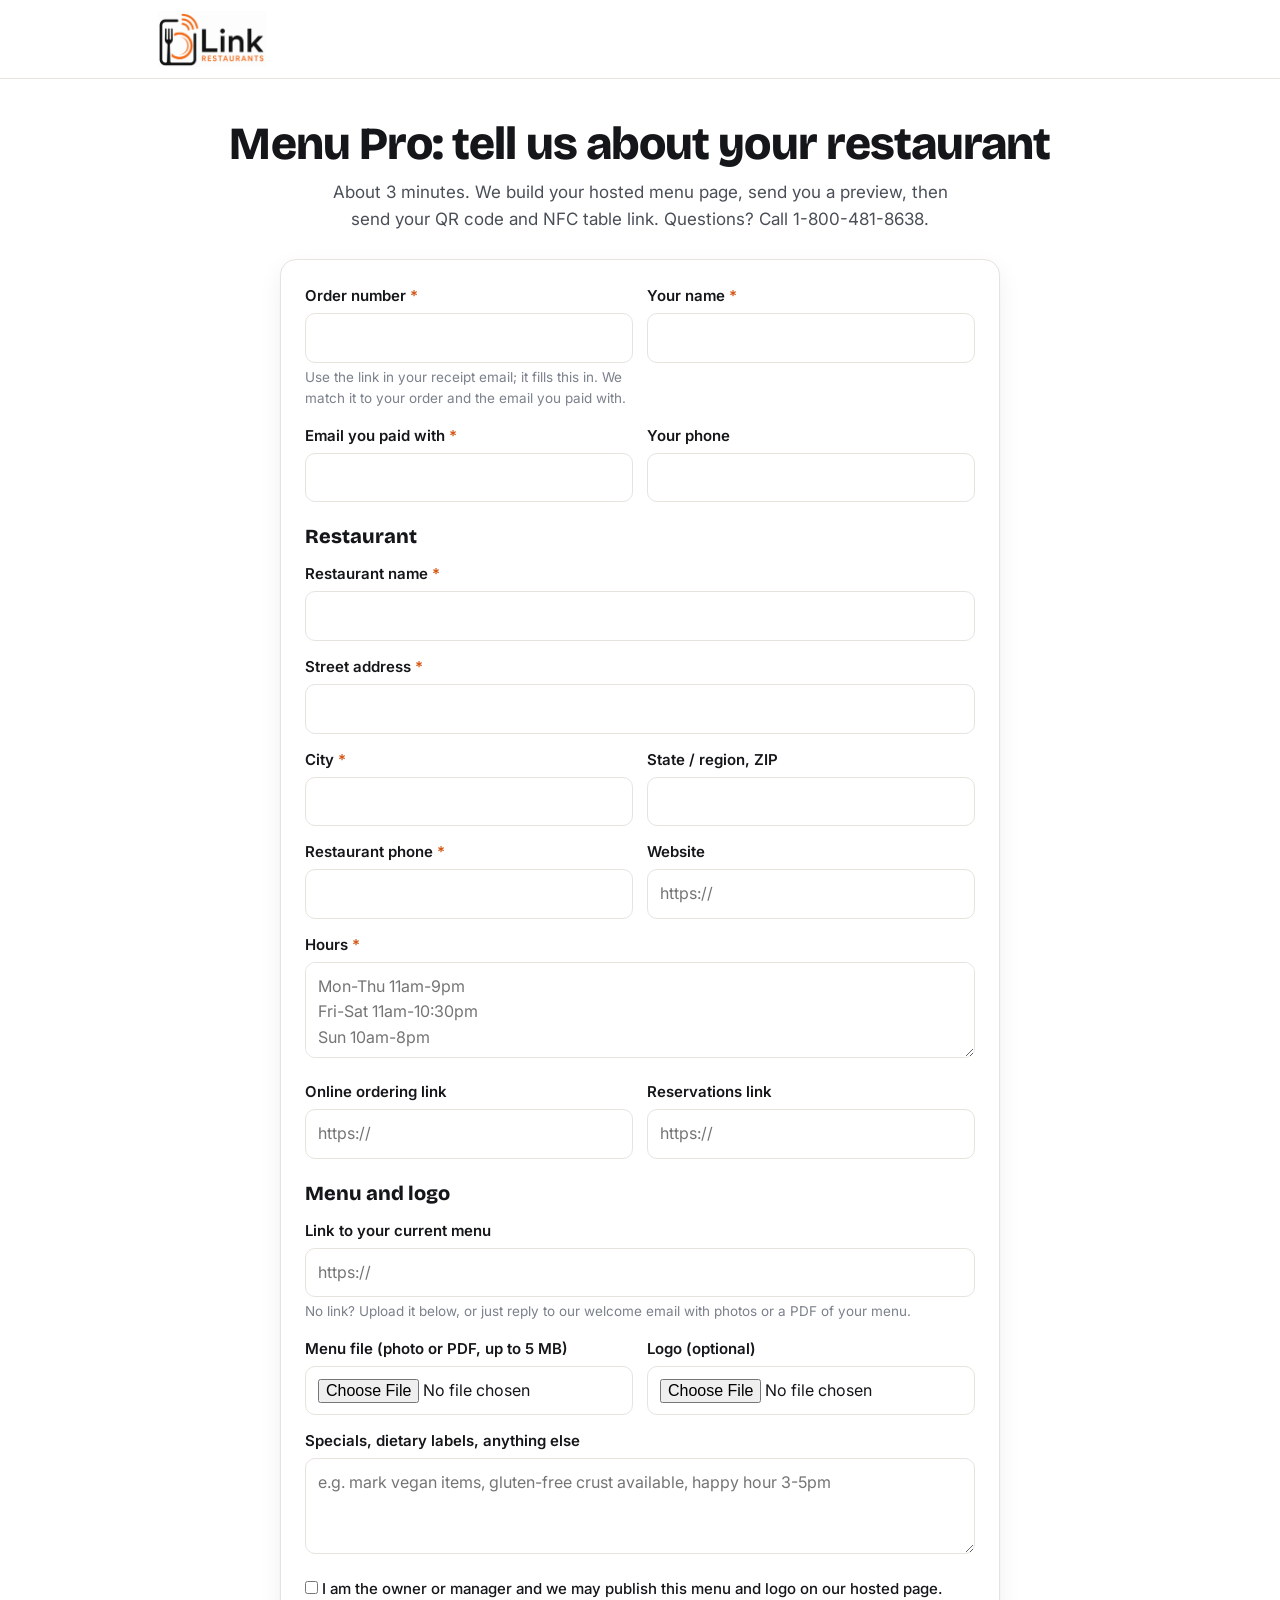
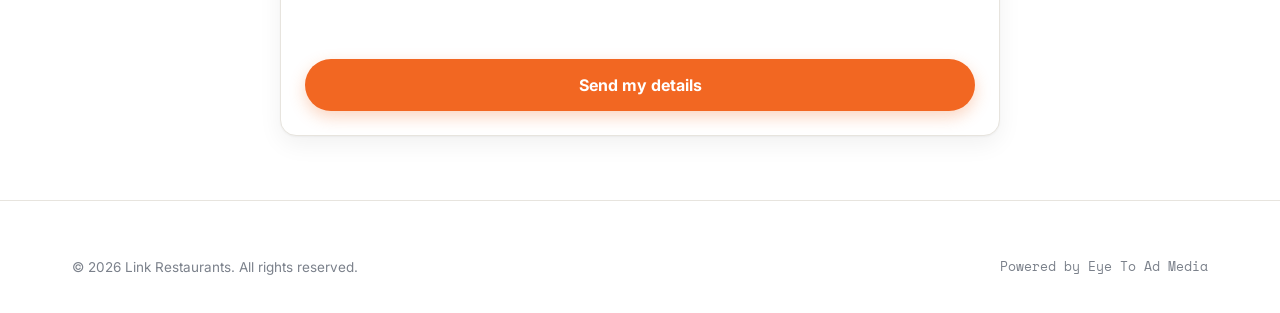
<file: menu-pro/intake/index.html>
<!DOCTYPE html>
<html lang="en">
<head>
<meta charset="UTF-8">
<meta name="viewport" content="width=device-width, initial-scale=1">
<title>Menu Pro Intake | Link Restaurants</title>
<meta name="description" content="Send us your restaurant details and menu so we can build your Menu Pro page.">
<meta name="robots" content="noindex, nofollow">
<link rel="icon" type="image/png" sizes="32x32" href="/images/w/link-restaurants-favicon-32.png">
<link rel="preconnect" href="https://fonts.googleapis.com">
<link rel="preconnect" href="https://fonts.gstatic.com" crossorigin>
<link href="https://fonts.googleapis.com/css2?family=Bricolage+Grotesque:opsz,wght@12..96,700;12..96,800&family=Inter:wght@400;500;600;700&family=Space+Mono:wght@400;700&display=swap" rel="stylesheet">
<link rel="stylesheet" href="/assets/style.css">
<style>
  .intake{padding:40px 0 64px}
  .intake h1{font-size:clamp(30px,6vw,46px);margin-bottom:10px;text-align:center}
  .intake .lede{color:var(--ink-soft);max-width:640px;margin:0 auto 26px;text-align:center}
  .icard{max-width:720px;margin:0 auto;background:#fff;border:1px solid var(--line);border-radius:var(--radius);box-shadow:var(--shadow);padding:24px}
  .igrid{display:grid;grid-template-columns:1fr 1fr;gap:14px}
  .igrid .full{grid-column:1/-1}
  @media (max-width:600px){.igrid{grid-template-columns:1fr}.icard{padding:18px}}
  .icard label{display:block;font-weight:600;font-size:15px;margin-bottom:5px}
  .icard input,.icard textarea{width:100%;font:inherit;font-size:16px;padding:11px 12px;border:1.5px solid var(--line);border-radius:10px;background:#fff;color:var(--ink)}
  .icard textarea{min-height:96px;resize:vertical}
  .icard input:focus,.icard textarea:focus{border-color:var(--orange);outline:none}
  .icard .hint{display:block;font-size:13.5px;color:var(--ink-faint);margin-top:4px}
  .icard fieldset{border:0;margin:18px 0 0;padding:0}
  .icard legend{font-family:'Bricolage Grotesque',sans-serif;font-weight:800;font-size:20px;margin-bottom:10px}
  .req{color:var(--orange-deep)}
  .hp{position:absolute!important;left:-9999px!important;width:1px;height:1px;overflow:hidden}
  .err{color:#b42318;font-weight:600;min-height:1.4em;margin-top:12px}
  .ok{max-width:640px;margin:0 auto 24px;background:var(--green-tint);color:var(--green);border-radius:var(--radius);padding:18px;text-align:center;font-weight:600}
  .send{margin-top:18px;width:100%}
  .check{display:flex;gap:10px;align-items:flex-start;font-weight:500!important}
  .check input{width:auto;margin-top:4px}
</style>
</head>
<body>
<header class="site-header">
  <div class="wrap header-inner">
    <a class="brand" href="/" aria-label="Link Restaurants home">
      <img src="/images/w/link-restaurants-logo-440.png" alt="Link Restaurants" width="280" height="144">
    </a>
  </div>
</header>
<main class="intake">
  <div class="wrap">
    <div class="ok" id="sent" hidden>Thank you, we have your details. If you have not sent your menu yet, reply to our welcome email with photos or a PDF. You will get a preview to approve before anything goes live.</div>
    <h1>Menu Pro: tell us about your restaurant</h1>
    <p class="lede">About 3 minutes. We build your hosted menu page, send you a preview, then send your QR code and NFC table link. Questions? Call <a href="tel:+18004818638">1-800-481-8638</a>.</p>

    <form class="icard" id="intake" method="POST" enctype="multipart/form-data" data-a="aW5mbw==" data-b="ZXlldG9hZC5jb20=" novalidate>
      <!-- FormSubmit: endpoint assembled at submit time; FormSubmit CAPTCHA stays ON -->
      <input type="hidden" name="_subject" id="subj" value="MENU PRO INTAKE | no-order | restaurant">
      <input type="hidden" name="_captcha" value="true">
      <input type="hidden" name="_template" value="table">
      <input type="hidden" name="_next" value="https://linkrestaurants.com/menu-pro/intake/?sent=1">
      <input type="hidden" name="Form" value="Menu Pro intake">
      <input type="hidden" name="Order id from link" id="i-olink" value="none">
      <div class="hp" aria-hidden="true"><label>Leave this empty<input type="text" name="_honey" tabindex="-1" autocomplete="off"></label></div>

      <div class="igrid">
        <div><label for="i-order">Order number <span class="req">*</span></label><input id="i-order" name="Order number" required maxlength="64" autocomplete="off"><span class="hint" id="i-ohint">Use the link in your receipt email; it fills this in. We match it to your order and the email you paid with.</span></div>
        <div><label for="i-name">Your name <span class="req">*</span></label><input id="i-name" name="Your name" required maxlength="120" autocomplete="name"></div>
        <div><label for="i-email">Email you paid with <span class="req">*</span></label><input id="i-email" name="email" type="email" required maxlength="160" autocomplete="email"></div>
        <div><label for="i-cell">Your phone</label><input id="i-cell" name="Your phone" type="tel" maxlength="40" autocomplete="tel"></div>
      </div>

      <fieldset>
        <legend>Restaurant</legend>
        <div class="igrid">
          <div class="full"><label for="i-rname">Restaurant name <span class="req">*</span></label><input id="i-rname" name="Restaurant name" required maxlength="120" autocomplete="organization"></div>
          <div class="full"><label for="i-street">Street address <span class="req">*</span></label><input id="i-street" name="Street address" required maxlength="160" autocomplete="street-address"></div>
          <div><label for="i-city">City <span class="req">*</span></label><input id="i-city" name="City" required maxlength="80" autocomplete="address-level2"></div>
          <div><label for="i-state">State / region, ZIP</label><input id="i-state" name="State and ZIP" maxlength="60" autocomplete="address-level1"></div>
          <div><label for="i-rphone">Restaurant phone <span class="req">*</span></label><input id="i-rphone" name="Restaurant phone" type="tel" required maxlength="40"></div>
          <div><label for="i-web">Website</label><input id="i-web" name="Website" type="url" maxlength="200" placeholder="https://"></div>
          <div class="full"><label for="i-hours">Hours <span class="req">*</span></label><textarea id="i-hours" name="Hours" required maxlength="800" placeholder="Mon-Thu 11am-9pm&#10;Fri-Sat 11am-10:30pm&#10;Sun 10am-8pm"></textarea></div>
          <div><label for="i-order-url">Online ordering link</label><input id="i-order-url" name="Online ordering link" type="url" maxlength="300" placeholder="https://"></div>
          <div><label for="i-res-url">Reservations link</label><input id="i-res-url" name="Reservations link" type="url" maxlength="300" placeholder="https://"></div>
        </div>
      </fieldset>

      <fieldset>
        <legend>Menu and logo</legend>
        <div class="igrid">
          <div class="full"><label for="i-menu">Link to your current menu</label><input id="i-menu" name="Menu link" type="url" maxlength="400" placeholder="https://"><span class="hint">No link? Upload it below, or just reply to our welcome email with photos or a PDF of your menu.</span></div>
          <div><label for="i-menufile">Menu file (photo or PDF, up to 5 MB)</label><input id="i-menufile" name="attachment" type="file" accept="image/*,application/pdf"></div>
          <div><label for="i-logo">Logo (optional)</label><input id="i-logo" name="logo" type="file" accept="image/*"></div>
          <div class="full"><label for="i-notes">Specials, dietary labels, anything else</label><textarea id="i-notes" name="Notes" maxlength="2000" placeholder="e.g. mark vegan items, gluten-free crust available, happy hour 3-5pm"></textarea></div>
          <div class="full"><label class="check"><input type="checkbox" id="i-ok" required> <span>I am the owner or manager and we may publish this menu and logo on our hosted page.</span></label></div>
        </div>
      </fieldset>

      <p class="err" id="err" role="alert"></p>
      <button class="btn btn-lg send" id="go" type="submit">Send my details</button>
    </form>
  </div>
</main>
<footer class="site-footer">
  <div class="wrap">
    <div class="footer-bottom" style="border:0;padding-top:0">
      <span>&copy; 2026 Link Restaurants. All rights reserved.</span>
      <span class="powered"><a href="https://www.eyetoad.com/" rel="nofollow">Powered by Eye To Ad Media</a></span>
    </div>
  </div>
</footer>
<script>
(function () {
  var q = new URLSearchParams(location.search);
  if (q.get('sent') === '1') { document.getElementById('sent').hidden = false; }
  var form = document.getElementById('intake');
  var ord = document.getElementById('i-order');
  var o = (q.get('o') || '').replace(/[^A-Za-z0-9._-]/g, '').slice(0, 64);
  if (o) { ord.value = o; ord.readOnly = true; document.getElementById('i-olink').value = o; }
  var started = Date.now();
  var err = document.getElementById('err');
  var MAX = 5 * 1024 * 1024;
  var SPAM = /\b(seo services|backlink|crypto|casino|viagra|loan offer|bitcoin|guest post)\b/i;
  function fail(m) { err.textContent = m; err.scrollIntoView({ behavior: 'smooth', block: 'center' }); }
  form.addEventListener('submit', function (e) {
    e.preventDefault(); err.textContent = '';
    if (form.querySelector('[name="_honey"]').value) return;
    if (Date.now() - started < 3000) return fail('Give the form a moment, then send again.');
    var req = form.querySelectorAll('[required]');
    for (var i = 0; i < req.length; i++) {
      if (req[i].type === 'checkbox' ? !req[i].checked : !String(req[i].value).trim()) return fail('Please fill in every field marked with an asterisk and tick the box.');
    }
    if (!/^[^\s@]+@[^\s@]+\.[A-Za-z]{2,}$/.test(document.getElementById('i-email').value.trim())) return fail('Please check your email address.');
    var urls = form.querySelectorAll('input[type="url"]');
    for (var u = 0; u < urls.length; u++) { if (urls[u].value && !/^https?:\/\//i.test(urls[u].value.trim())) return fail('Links should start with https://'); }
    var files = form.querySelectorAll('input[type="file"]');
    for (var f = 0; f < files.length; f++) { if (files[f].files[0] && files[f].files[0].size > MAX) return fail('That file is over 5 MB. Reply to our email with it instead, or upload a smaller photo.'); }
    if (SPAM.test(document.getElementById('i-notes').value)) return fail('That could not be sent.');
    var rname = document.getElementById('i-rname').value.replace(/[|\r\n]/g, ' ').slice(0, 80);
    var oid = ord.value.replace(/[^A-Za-z0-9._-]/g, '').slice(0, 64) || 'no-order';
    document.getElementById('subj').value = 'MENU PRO INTAKE | ' + oid + ' | ' + rname;
    form.action = 'https://formsubmit.co/' + atob(form.getAttribute('data-a')) + String.fromCharCode(64) + atob(form.getAttribute('data-b'));
    var b = document.getElementById('go'); b.disabled = true; b.textContent = 'Sending...';
    form.submit();
  });
})();
</script>
</body>
</html>
</file>
<file: assets/style.css>
/* Link Restaurants shared styles (copied from the home page inline styles; used by 404 and success pages) */
/* ============================================================
   LinkRestaurants.com — global stylesheet
   Design tokens: warm slate + signal orange on white
   Display: Bricolage Grotesque | Body: Inter | Data: Space Mono
   ============================================================ */

:root{
  --ink:#141619;          /* near-black text */
  --ink-soft:#4a4f57;     /* secondary text */
  --ink-faint:#7b818b;    /* captions */
  --line:#e7e4de;         /* hairlines */
  --paper:#ffffff;        /* page bg (matches logo) */
  --paper-warm:#faf8f5;   /* section tint */
  --orange:#f26722;       /* signal orange (from logo) */
  --orange-deep:#d4530f;  /* pressed */
  --orange-tint:#fff1e9;  /* wash */
  --plum:#2b2440;         /* deep accent for contrast blocks */
  --green:#1f6b54;        /* eco / positive */
  --green-tint:#e6f2ee;
  --radius:16px;
  --radius-sm:10px;
  --shadow:0 1px 2px rgba(20,22,25,.04),0 8px 24px rgba(20,22,25,.06);
  --shadow-lg:0 2px 4px rgba(20,22,25,.05),0 24px 48px rgba(20,22,25,.10);
  --maxw:1180px;
  --ease:cubic-bezier(.22,.61,.36,1);
}

*{box-sizing:border-box;margin:0;padding:0}
html{scroll-behavior:smooth;-webkit-text-size-adjust:100%}
body{
  font-family:'Inter',system-ui,-apple-system,Segoe UI,Roboto,sans-serif;
  color:var(--ink);
  background:var(--paper);
  line-height:1.6;
  font-size:17px;
  -webkit-font-smoothing:antialiased;
  overflow-x:hidden;
}
img{max-width:100%;display:block}
a{color:inherit;text-decoration:none}
h1,h2,h3,h4{
  font-family:'Bricolage Grotesque','Inter',sans-serif;
  line-height:1.08;
  letter-spacing:-.02em;
  font-weight:800;
  color:var(--ink);
}
.wrap{max-width:var(--maxw);margin:0 auto;padding:0 22px}
.mono{font-family:'Space Mono',ui-monospace,monospace}
[id]{scroll-margin-top:96px}

/* ---------- accessibility ---------- */
:focus-visible{outline:3px solid var(--orange);outline-offset:2px;border-radius:4px}
.skip{position:absolute;left:-9999px;top:0;background:var(--ink);color:#fff;padding:12px 18px;z-index:200;border-radius:0 0 8px 0}
.skip:focus{left:0}
.sr-only{position:absolute!important;left:-9999px!important;width:1px;height:1px;overflow:hidden}
@media (prefers-reduced-motion:reduce){
  *{animation-duration:.001ms!important;transition-duration:.001ms!important;scroll-behavior:auto!important}
}

/* ---------- header ---------- */
.site-header{
  position:sticky;top:0;z-index:100;
  background:rgba(255,255,255,.88);
  backdrop-filter:saturate(180%) blur(12px);
  border-bottom:1px solid var(--line);
}
.header-inner{display:flex;align-items:center;justify-content:space-between;gap:20px;height:78px}
.brand{display:flex;align-items:center}
.brand img{width:280px;height:auto;max-height:56px;object-fit:contain}
.nav{display:flex;align-items:center;gap:26px}
.nav a{font-weight:600;font-size:15px;color:var(--ink-soft);transition:color .2s}
.nav a:hover{color:var(--ink)}
.nav .btn{color:#fff}
.nav-toggle{display:none;background:none;border:0;cursor:pointer;padding:8px}
.nav-toggle span{display:block;width:24px;height:2px;background:var(--ink);margin:5px 0;transition:.3s}

/* ---------- buttons ---------- */
.btn{
  display:inline-flex;align-items:center;justify-content:center;gap:9px;
  background:var(--orange);color:#fff;
  font-weight:700;font-size:15px;font-family:'Inter',sans-serif;
  padding:13px 22px;border-radius:999px;border:0;cursor:pointer;
  transition:transform .18s var(--ease),box-shadow .18s,background .18s;
  box-shadow:0 6px 16px rgba(242,103,34,.28);
  white-space:nowrap;
}
.btn:hover{background:var(--orange-deep);transform:translateY(-2px);box-shadow:0 10px 22px rgba(242,103,34,.34)}
.btn:active{transform:translateY(0)}
.btn-ghost{
  background:transparent;color:var(--ink);
  box-shadow:inset 0 0 0 1.5px var(--line);
}
.btn-ghost:hover{background:var(--paper-warm);box-shadow:inset 0 0 0 1.5px var(--ink);transform:translateY(-2px)}
.btn-lg{padding:16px 30px;font-size:16px}
.btn-block{width:100%}

/* ---------- hero ---------- */
.hero{position:relative;padding:64px 0 56px;overflow:hidden}
.hero::before{
  content:"";position:absolute;inset:0;z-index:0;
  background:
    linear-gradient(180deg,rgba(255,255,255,.72),rgba(255,255,255,.86) 45%,rgba(255,255,255,.97)),
    none center 35%/cover no-repeat;
  background:
    linear-gradient(180deg,rgba(255,255,255,.72),rgba(255,255,255,.86) 45%,rgba(255,255,255,.97)),
    image-set(url('/images/w/link-restaurants-patio-table-hero-1600.avif') type('image/avif'),url('/images/w/link-restaurants-patio-table-hero-1600.webp') type('image/webp')) center 35%/cover no-repeat;
}
.hero-inner{position:relative;z-index:1;max-width:820px;margin:0 auto;text-align:center}
.eyebrow{
  display:inline-flex;align-items:center;gap:8px;
  font-family:'Space Mono',monospace;font-size:12.5px;letter-spacing:.14em;text-transform:uppercase;
  color:var(--orange-deep);background:var(--orange-tint);
  padding:7px 14px;border-radius:999px;margin-bottom:22px;
  border:1px solid #fbdcc9;
}
.hero h1{font-size:clamp(36px,6.2vw,64px);margin-bottom:18px}
.hero h1 .u{
  background:linear-gradient(180deg,transparent 62%,rgba(242,103,34,.28) 62%);
  padding:0 2px;
}
.hero .lede{font-size:clamp(17px,2.2vw,21px);color:var(--ink-soft);max-width:660px;margin:0 auto 34px}

/* ---------- search ---------- */
.searchbar{
  position:relative;max-width:640px;margin:0 auto;
  background:#fff;border-radius:999px;
  box-shadow:var(--shadow-lg);
  border:1px solid var(--line);
  display:flex;align-items:center;padding:7px 7px 7px 22px;
  transition:box-shadow .25s,border-color .25s;
}
.searchbar:focus-within{border-color:var(--orange);box-shadow:0 2px 4px rgba(242,103,34,.08),0 24px 48px rgba(242,103,34,.14)}
.searchbar svg{flex:none;color:var(--ink-faint)}
.searchbar input{
  flex:1;border:0;outline:0;font-size:17px;font-family:inherit;color:var(--ink);
  padding:14px 14px;background:transparent;min-width:0;
}
.searchbar input::placeholder{color:var(--ink-faint)}
.search-meta{margin-top:14px;font-size:13.5px;color:var(--ink-faint);font-family:'Space Mono',monospace}
.hero-trust{display:flex;gap:26px;justify-content:center;flex-wrap:wrap;margin-top:26px}
.hero-trust div{display:flex;align-items:center;gap:9px;font-size:14px;color:var(--ink-soft);font-weight:500}
.hero-trust svg{color:var(--orange);flex:none}

/* ---------- turbocharge banner ---------- */
.turbo-band{position:relative;z-index:1;padding:0 0 8px}
.turbo-rule{
  display:flex;align-items:center;gap:16px;max-width:900px;margin:44px auto 20px;
  font-family:'Space Mono',monospace;font-size:12.5px;letter-spacing:.14em;
  text-transform:uppercase;color:var(--ink-faint);
}
.turbo-rule::before,.turbo-rule::after{content:"";height:1px;background:var(--line);flex:1}
.turbo-banner{
  display:block;max-width:1040px;margin:0 auto;border-radius:var(--radius);
  overflow:hidden;box-shadow:var(--shadow-lg);border:1px solid var(--line);
  transition:transform .25s var(--ease),box-shadow .25s;background:#141619;
}
.turbo-banner:hover{transform:translateY(-4px);box-shadow:0 30px 60px rgba(20,22,25,.18)}
.turbo-banner img{width:100%;height:auto}
.turbo-cap{
  max-width:1040px;margin:16px auto 0;text-align:center;
  font-size:15px;color:var(--ink-soft);
}
.turbo-cap strong{color:var(--ink)}
.turbo-cta{display:flex;gap:12px;justify-content:center;flex-wrap:wrap;margin-top:22px}

/* ---------- the two menus ---------- */
.two-menus{
  display:grid;grid-template-columns:1fr auto 1fr;gap:26px;align-items:stretch;
  max-width:1040px;margin:0 auto;
}
.mcol{
  border-radius:var(--radius);padding:30px;border:1px solid var(--line);background:#fff;
  display:flex;flex-direction:column;
}
.mcol.old{background:var(--paper-warm)}
.mcol.new{border-color:var(--orange);box-shadow:0 20px 44px rgba(242,103,34,.16)}
.mcol-tag{
  font-family:'Space Mono',monospace;font-size:11.5px;letter-spacing:.12em;text-transform:uppercase;
  padding:5px 12px;border-radius:999px;display:inline-block;margin-bottom:16px;align-self:flex-start;
}
.mcol.old .mcol-tag{background:#eeebe6;color:var(--ink-faint)}
.mcol.new .mcol-tag{background:var(--orange);color:#fff}
.mcol h3{font-size:24px;margin-bottom:8px}
.mcol.old h3{color:var(--ink-soft)}
.mcol .msub{font-size:15px;color:var(--ink-faint);margin-bottom:20px}
.mcol ul{list-style:none;display:flex;flex-direction:column;gap:14px;margin:0;flex:1}
.mcol li{display:flex;gap:12px;align-items:flex-start;font-size:15.5px;line-height:1.55}
.mcol.old li{color:var(--ink-soft)}
.mcol li .ic{flex:none;width:20px;height:20px;margin-top:2px}
.mcol.old li .ic{color:var(--ink-faint)}
.mcol.new li .ic{color:var(--orange)}
.mcol li b{color:var(--ink);font-weight:700}
.mcol-foot{margin-top:22px;padding-top:18px;border-top:1px solid var(--line);font-size:14.5px}
.mcol.old .mcol-foot{color:var(--ink-faint)}
.mcol.new .mcol-foot{color:var(--ink)}
.mid-arrow{
  display:flex;align-items:center;justify-content:center;color:var(--orange);
  font-family:'Space Mono',monospace;font-size:12px;letter-spacing:.1em;text-transform:uppercase;
  writing-mode:vertical-rl;text-orientation:mixed;gap:12px;
}
.mid-arrow svg{transform:rotate(90deg)}

/* ---------- optimization grid ---------- */
.opt-grid{display:grid;grid-template-columns:repeat(auto-fit,minmax(min(260px,100%),1fr));gap:20px}
.opt-card{
  background:#fff;border:1px solid var(--line);border-radius:var(--radius);padding:26px;
  box-shadow:var(--shadow);transition:transform .2s var(--ease),border-color .2s;
}
.opt-card:hover{transform:translateY(-4px);border-color:var(--orange)}
.opt-card .oi{width:40px;height:40px;color:var(--orange);margin-bottom:14px}
.opt-card h3{font-size:18px;margin-bottom:8px}
.opt-card p{font-size:15px;color:var(--ink-soft)}
.opt-card code{
  font-family:'Space Mono',monospace;font-size:13px;background:var(--paper-warm);
  border:1px solid var(--line);border-radius:6px;padding:2px 6px;color:var(--orange-deep);
}

/* ---------- eco ---------- */
.eco{
  background:var(--green-tint);border:1px solid #cfe4dc;border-radius:var(--radius);
  padding:clamp(26px,4vw,40px);max-width:900px;margin:0 auto;
}
.eco .etag{
  font-family:'Space Mono',monospace;font-size:12px;letter-spacing:.12em;text-transform:uppercase;
  color:var(--green);margin-bottom:12px;display:block;
}
.eco h2{font-size:clamp(24px,3.6vw,34px);margin-bottom:14px}
.eco p{color:#33574c;margin-bottom:14px}
.eco ul{list-style:none;display:flex;flex-direction:column;gap:12px;margin-top:18px}
.eco li{display:flex;gap:12px;align-items:flex-start;color:#33574c;font-size:16px}
.eco li svg{flex:none;color:var(--green);margin-top:3px}

/* ---------- sections ---------- */
section{padding:78px 0}
.section-tint{background:var(--paper-warm);border-top:1px solid var(--line);border-bottom:1px solid var(--line)}
.section-head{max-width:680px;margin:0 auto 46px;text-align:center}
.section-head .tag{
  font-family:'Space Mono',monospace;font-size:12.5px;letter-spacing:.14em;text-transform:uppercase;
  color:var(--orange-deep);margin-bottom:14px;display:block;
}
.section-head h2{font-size:clamp(28px,4.4vw,44px);margin-bottom:14px}
.section-head p{color:var(--ink-soft);font-size:18px}
.prose{max-width:820px;margin:0 auto;color:var(--ink-soft);font-size:17px}
.prose p{margin-bottom:18px}
.prose p:last-child{margin-bottom:0}
.prose strong{color:var(--ink)}

/* answer block for AI extraction */
.answer{
  background:var(--orange-tint);border-left:4px solid var(--orange);
  border-radius:0 var(--radius) var(--radius) 0;padding:22px 26px;
  max-width:820px;margin:0 auto 30px;
}
.answer p{margin:0;color:var(--ink);font-size:16.5px;line-height:1.62}
.answer p+p{margin-top:12px}
.answer .q{font-weight:700;font-family:'Bricolage Grotesque',sans-serif;font-size:18px;display:block;margin-bottom:8px}

.updated{
  display:inline-flex;align-items:center;gap:9px;font-family:'Space Mono',monospace;
  font-size:12px;letter-spacing:.1em;text-transform:uppercase;color:var(--ink-faint);
  border:1px solid var(--line);border-radius:999px;padding:6px 14px;background:#fff;
}
.updated::before{content:"";width:7px;height:7px;border-radius:50%;background:var(--green);flex:none}

/* ---------- directory ---------- */
#directory{padding-top:0;margin-top:6px;position:relative;z-index:2}
.dir-grid{display:grid;grid-template-columns:repeat(auto-fill,minmax(min(310px,100%),1fr));gap:22px}
.rcard{
  background:#fff;border:1px solid var(--line);border-radius:var(--radius);
  padding:24px;display:flex;flex-direction:column;gap:12px;
  box-shadow:var(--shadow);transition:transform .22s var(--ease),box-shadow .22s,border-color .22s;
  animation:rise .5s var(--ease) both;
}
.rcard:hover{transform:translateY(-4px);box-shadow:var(--shadow-lg);border-color:#dcd7cf}
.rcard-top{display:flex;align-items:flex-start;justify-content:space-between;gap:12px}
.rcard h3{font-size:22px}
.rcard .pin{display:flex;align-items:center;gap:6px;font-size:13.5px;color:var(--ink-faint);font-weight:500}
.rcard .pin svg{color:var(--orange);flex:none}
.rcard p{color:var(--ink-soft);font-size:15.5px;flex:1}
.rcard .rcard-cta{margin-top:6px}
.rcard-badge{
  font-family:'Space Mono',monospace;font-size:11px;letter-spacing:.08em;text-transform:uppercase;
  color:var(--orange-deep);background:var(--orange-tint);padding:4px 10px;border-radius:999px;flex:none;
}
.dir-empty{
  grid-column:1/-1;text-align:center;padding:56px 24px;
  background:#fff;border:1px dashed var(--line);border-radius:var(--radius);
}
.dir-empty h3{font-size:24px;margin-bottom:10px}
.dir-empty p{color:var(--ink-soft);max-width:440px;margin:0 auto 22px}
.dir-noresult{grid-column:1/-1;text-align:center;padding:40px;color:var(--ink-faint);font-family:'Space Mono',monospace}

/* ---------- how it works ---------- */
.steps{display:grid;grid-template-columns:repeat(auto-fit,minmax(min(220px,100%),1fr));gap:24px;counter-reset:step}
.step{position:relative;padding:28px;background:#fff;border:1px solid var(--line);border-radius:var(--radius)}
.step .num{
  font-family:'Space Mono',monospace;font-size:13px;color:var(--orange-deep);
  font-weight:700;letter-spacing:.1em;margin-bottom:16px;display:block;
}
.step .ico{width:44px;height:44px;margin-bottom:16px;color:var(--orange)}
.step h3{font-size:19px;margin-bottom:8px}
.step p{color:var(--ink-soft);font-size:15px}

/* ---------- feature split ---------- */
.split-tag{
  display:block;font-family:'Space Mono',monospace;font-size:12.5px;letter-spacing:.14em;
  text-transform:uppercase;color:var(--orange-deep);margin-bottom:12px;
}
.split{display:grid;grid-template-columns:1.05fr .95fr;gap:52px;align-items:center}
.split.rev .split-media{order:-1}
.split-media{border-radius:var(--radius);overflow:hidden;box-shadow:var(--shadow-lg);position:relative}
.split-media img{width:100%;height:100%;object-fit:cover;aspect-ratio:4/3}
.split-media picture,.turbo-banner picture{display:block;height:100%}
.split-body h2{font-size:clamp(26px,3.6vw,38px);margin-bottom:16px}
.split-body p{color:var(--ink-soft);margin-bottom:16px;font-size:17px}
.checklist{list-style:none;display:flex;flex-direction:column;gap:12px;margin:22px 0}
.checklist li{display:flex;gap:12px;align-items:flex-start;font-size:16px;color:var(--ink)}
.checklist svg{flex:none;color:var(--orange);margin-top:3px}

/* ---------- menu scorecard tool ---------- */
.tool{
  max-width:820px;margin:0 auto;background:#fff;border:2px solid var(--ink);
  border-radius:var(--radius);overflow:hidden;box-shadow:var(--shadow-lg);
}
.tool-hd{background:var(--ink);color:#fff;padding:22px 28px}
.tool-hd h3{color:#fff;font-size:21px;margin-bottom:4px}
.tool-hd p{color:#a9adb4;font-size:14.5px;margin:0}
.tool-bd{padding:clamp(20px,3vw,30px)}
.tq{display:flex;gap:16px;align-items:flex-start;justify-content:space-between;padding:16px 0;border-bottom:1px solid var(--line)}
.tq:last-of-type{border-bottom:0}
.tq-t{flex:1;font-size:15.5px;line-height:1.5;font-weight:500;color:var(--ink)}
.tq-t small{display:block;color:var(--ink-faint);font-size:13.5px;font-weight:400;margin-top:3px}
.yn{display:flex;gap:8px;flex:none}
.yn button{
  font-family:'Inter',sans-serif;font-weight:700;font-size:13.5px;padding:8px 16px;
  border-radius:999px;border:1.5px solid var(--line);background:#fff;color:var(--ink-soft);cursor:pointer;transition:.15s;
}
.yn button[aria-pressed="true"]{background:var(--ink);border-color:var(--ink);color:#fff}
.yn button.no[aria-pressed="true"]{background:var(--orange);border-color:var(--orange)}
.tool-out{background:var(--ink);color:#fff;border-radius:var(--radius-sm);padding:26px;margin-top:22px;text-align:center;display:none}
.tool-out.show{display:block}
.tool-out .score{font-family:'Bricolage Grotesque',sans-serif;font-weight:800;font-size:52px;line-height:1;color:var(--orange);display:block;margin-bottom:8px}
.tool-out .slab{font-family:'Space Mono',monospace;font-size:12px;letter-spacing:.12em;text-transform:uppercase;color:#a9adb4}
.tool-out .smsg{margin-top:14px;color:#e2e4e7;font-size:16px}
.tool-fix{background:rgba(255,255,255,.07);border-radius:var(--radius-sm);padding:16px;margin-top:18px;text-align:left}
.tool-fix .flab{font-family:'Space Mono',monospace;font-size:11.5px;letter-spacing:.12em;text-transform:uppercase;color:var(--orange);margin-bottom:8px}
.tool-fix p{margin:0;color:#e2e4e7;font-size:15px}
.tool-actions{display:flex;gap:12px;flex-wrap:wrap;margin-top:22px}

/* ---------- owner / pricing ---------- */
#owner{background:var(--plum);color:#fff;border:0}
#owner .section-head h2,#owner h3{color:#fff}
#owner .section-head .tag{color:#ffb587}
#owner .section-head p{color:#c9c4da}
.price-grid{display:grid;grid-template-columns:repeat(auto-fit,minmax(min(240px,100%),1fr));gap:20px;max-width:900px;margin:0 auto}
.price-card{
  background:rgba(255,255,255,.05);border:1px solid rgba(255,255,255,.14);
  border-radius:var(--radius);padding:28px;text-align:center;
  transition:transform .2s var(--ease),background .2s;
}
.price-card:hover{transform:translateY(-4px);background:rgba(255,255,255,.09)}
.price-card.feature{background:var(--orange);border-color:var(--orange);box-shadow:0 20px 44px rgba(242,103,34,.34)}
.price-card .plabel{font-family:'Space Mono',monospace;font-size:12px;letter-spacing:.1em;text-transform:uppercase;color:#ffb587;margin-bottom:12px}
.price-card.feature .plabel{color:#fff6f0}
.price-card .amt{font-family:'Bricolage Grotesque',sans-serif;font-size:44px;font-weight:800;line-height:1;color:#fff}
.price-card .amt small{font-size:16px;font-weight:500;color:#c9c4da}
.price-card.feature .amt small{color:#ffe9db}
.price-card .pdesc{margin-top:12px;font-size:14.5px;color:#c9c4da}
.price-card.feature .pdesc{color:#fff}
.owner-note{text-align:center;max-width:620px;margin:34px auto 0;color:#c9c4da;font-size:15px}

/* ---------- form ---------- */
#signup{background:var(--paper-warm)}
.form-card{
  max-width:760px;margin:0 auto;background:#fff;border:1px solid var(--line);
  border-radius:var(--radius);padding:clamp(24px,4vw,44px);box-shadow:var(--shadow-lg);
}
.form-grid{display:grid;grid-template-columns:1fr 1fr;gap:18px}
.field{display:flex;flex-direction:column;gap:7px}
.field.full{grid-column:1/-1}
.field label{font-size:14px;font-weight:600;color:var(--ink)}
.field label .req{color:var(--orange-deep)}
.field input,.field textarea,.field select{
  font-family:inherit;font-size:16px;color:var(--ink);
  padding:12px 14px;border:1.5px solid var(--line);border-radius:var(--radius-sm);
  background:#fff;transition:border-color .18s,box-shadow .18s;width:100%;
}
.field input:focus,.field textarea:focus,.field select:focus{outline:0;border-color:var(--orange);box-shadow:0 0 0 3px var(--orange-tint)}
.field textarea{resize:vertical;min-height:96px}
.field .hint{font-size:12.5px;color:var(--ink-faint)}
.field-check{display:flex;gap:11px;align-items:flex-start;grid-column:1/-1;background:var(--paper-warm);padding:15px;border-radius:var(--radius-sm);border:1px solid var(--line)}
.field-check input{width:20px;height:20px;flex:none;margin-top:2px;accent-color:var(--orange)}
.field-check label{font-size:14.5px;color:var(--ink-soft);font-weight:500}
.math-row{display:flex;align-items:center;gap:14px;flex-wrap:wrap;background:var(--orange-tint);padding:16px;border-radius:var(--radius-sm);grid-column:1/-1}
.math-row .q{font-weight:700;font-family:'Space Mono',monospace;font-size:16px;color:var(--ink)}
.math-row input{max-width:120px}
.form-honey{position:absolute!important;left:-9999px!important;top:-9999px!important;opacity:0;height:0;width:0}
.form-note{font-size:13px;color:var(--ink-faint);text-align:center;margin-top:18px}
.form-err{color:var(--orange-deep);font-size:14px;font-weight:600;margin-top:10px;min-height:20px;text-align:center}
.form-ok{color:var(--green);font-size:15px;font-weight:600;margin-top:10px;text-align:center;display:none}
.form-ok.show{display:block}

/* ---------- faq ---------- */
.faq-list{max-width:820px;margin:0 auto;display:flex;flex-direction:column;gap:0}
.faq{border-bottom:1px solid var(--line)}
.faq summary{
  list-style:none;cursor:pointer;padding:22px 48px 22px 0;position:relative;
  font-family:'Bricolage Grotesque',sans-serif;font-weight:700;font-size:18px;color:var(--ink);
  transition:color .2s;
}
.faq summary::-webkit-details-marker{display:none}
.faq summary:hover{color:var(--orange-deep)}
.faq summary::after{
  content:"";position:absolute;right:6px;top:50%;width:12px;height:12px;
  border-right:2px solid var(--ink-faint);border-bottom:2px solid var(--ink-faint);
  transform:translateY(-70%) rotate(45deg);transition:transform .25s var(--ease);
}
.faq[open] summary::after{transform:translateY(-30%) rotate(225deg);border-color:var(--orange)}
.faq .faq-body{padding:0 48px 24px 0;color:var(--ink-soft);font-size:16px;animation:fade .3s var(--ease)}
.faq .faq-body a{color:var(--orange-deep);font-weight:600;text-decoration:underline}

/* ---------- cta strip ---------- */
.cta-strip{text-align:center;background:linear-gradient(120deg,#fff7f2,#fff);border:1px solid var(--line);border-radius:var(--radius);padding:clamp(34px,5vw,60px);max-width:900px;margin:0 auto;box-shadow:var(--shadow)}
.cta-strip h2{font-size:clamp(26px,4vw,40px);margin-bottom:14px}
.cta-strip p{color:var(--ink-soft);max-width:540px;margin:0 auto 26px;font-size:18px}

/* ---------- footer ---------- */
.site-footer{background:#fff;border-top:1px solid var(--line);padding:56px 0 34px}
.footer-inner{display:grid;grid-template-columns:1.4fr 1fr 1fr;gap:36px;margin-bottom:38px}
.footer-brand img{width:220px;margin-bottom:16px}
.footer-brand p{color:var(--ink-soft);font-size:15px;max-width:320px}
.footer-col h4{font-size:13px;font-family:'Space Mono',monospace;letter-spacing:.1em;text-transform:uppercase;color:var(--ink-faint);margin-bottom:16px;font-weight:700}
.footer-col a{display:block;color:var(--ink-soft);font-size:15px;margin-bottom:11px;transition:color .18s}
.footer-col a:hover{color:var(--orange-deep)}
.footer-bottom{border-top:1px solid var(--line);padding-top:24px;display:flex;justify-content:space-between;gap:16px;flex-wrap:wrap;font-size:13.5px;color:var(--ink-faint)}
.footer-bottom a{color:var(--ink-faint)}
.footer-bottom a:hover{color:var(--orange-deep)}
.powered{font-family:'Space Mono',monospace;font-size:12.5px}

/* ---------- animations ---------- */
@keyframes rise{from{opacity:0;transform:translateY(16px)}to{opacity:1;transform:translateY(0)}}
@keyframes fade{from{opacity:0}to{opacity:1}}
.reveal{opacity:0;transform:translateY(24px);transition:opacity .7s var(--ease),transform .7s var(--ease)}
.reveal.in{opacity:1;transform:none}

/* ---------- responsive ---------- */
@media (max-width:940px){
  .two-menus{grid-template-columns:1fr;gap:18px}
  .mid-arrow{writing-mode:horizontal-tb;padding:4px 0}
  .mid-arrow svg{transform:rotate(90deg)}
}
@media (max-width:860px){
  .split{grid-template-columns:1fr;gap:32px}
  .split.rev .split-media{order:0}
  .footer-inner{grid-template-columns:1fr 1fr}
  .footer-brand{grid-column:1/-1}
}
@media (max-width:680px){
  body{font-size:16px}
  .nav{
    position:fixed;inset:78px 0 auto 0;background:#fff;flex-direction:column;
    align-items:stretch;gap:0;padding:8px 22px 22px;border-bottom:1px solid var(--line);
    transform:translateY(-140%);transition:transform .32s var(--ease);box-shadow:var(--shadow-lg);
    overflow-y:auto;max-height:calc(100vh - 78px);
  }
  .nav.open{transform:translateY(0)}
  .nav a{padding:14px 0;border-bottom:1px solid var(--line);font-size:17px}
  .nav .btn{margin-top:14px;justify-content:center}
  .nav-toggle{display:block}
  .brand img{width:220px}
  .form-grid{grid-template-columns:1fr}
  .footer-inner{grid-template-columns:1fr}
  section{padding:56px 0}
  .hero{padding:46px 0 40px}
  .turbo-rule{margin-top:34px}
  .tq{flex-direction:column;gap:12px}
  .mcol{padding:24px}
}
.split-media picture{display:block}
@media (max-width:680px){.nav.nav-simple{position:static;transform:none;flex-direction:row;align-items:center;gap:10px;padding:0;border:0;box-shadow:none;background:none;max-height:none;overflow:visible}
.nav.nav-simple a:not(.btn){display:none}.nav.nav-simple .btn{margin:0;padding:10px 16px;font-size:14px}.nav.nav-simple a{border:0}}

/* trust row: BBB seal + secure checkout */
.trust-row{display:flex;flex-wrap:wrap;align-items:center;justify-content:center;gap:10px 18px;margin:22px auto 0;max-width:680px;text-align:center}
.trust-seal{display:inline-block;flex:none;line-height:0;border-radius:10px}
.trust-seal a{display:block;line-height:0;border:0}
.trust-seal img{display:block;width:200px;height:65px;max-width:none;margin:0}
.trust-dark .trust-seal{background:#fff;padding:6px 10px;box-shadow:0 4px 14px rgba(0,0,0,.18)}
.trust-row .trust-txt{flex:0 1 440px;min-width:200px}
.trust-row .trust-txt p{margin:0;max-width:none;text-align:center;text-wrap:balance}
.trust-row .trust-txt p.pay-secure{margin:0;font-size:14px;line-height:1.5}
.trust-row .trust-txt .trust-cap{margin:4px 0 0;font-size:13px;line-height:1.45;color:var(--ink-faint)}
.trust-dark .trust-txt .trust-cap{color:#c9c4da}
.nfc-buy .trust-row{margin-top:16px}
.nfc-buy .trust-row .trust-txt p.pay-secure{font-size:13.5px;color:var(--ink-soft)}
.trust-foot{display:flex;flex-wrap:wrap;align-items:center;gap:8px 14px;margin:0 0 22px}
.footer-brand .trust-foot{margin:18px 0 0}
.trust-foot .trust-cap{font-size:13px;line-height:1.45;color:var(--ink-faint);text-wrap:balance}
</file>
